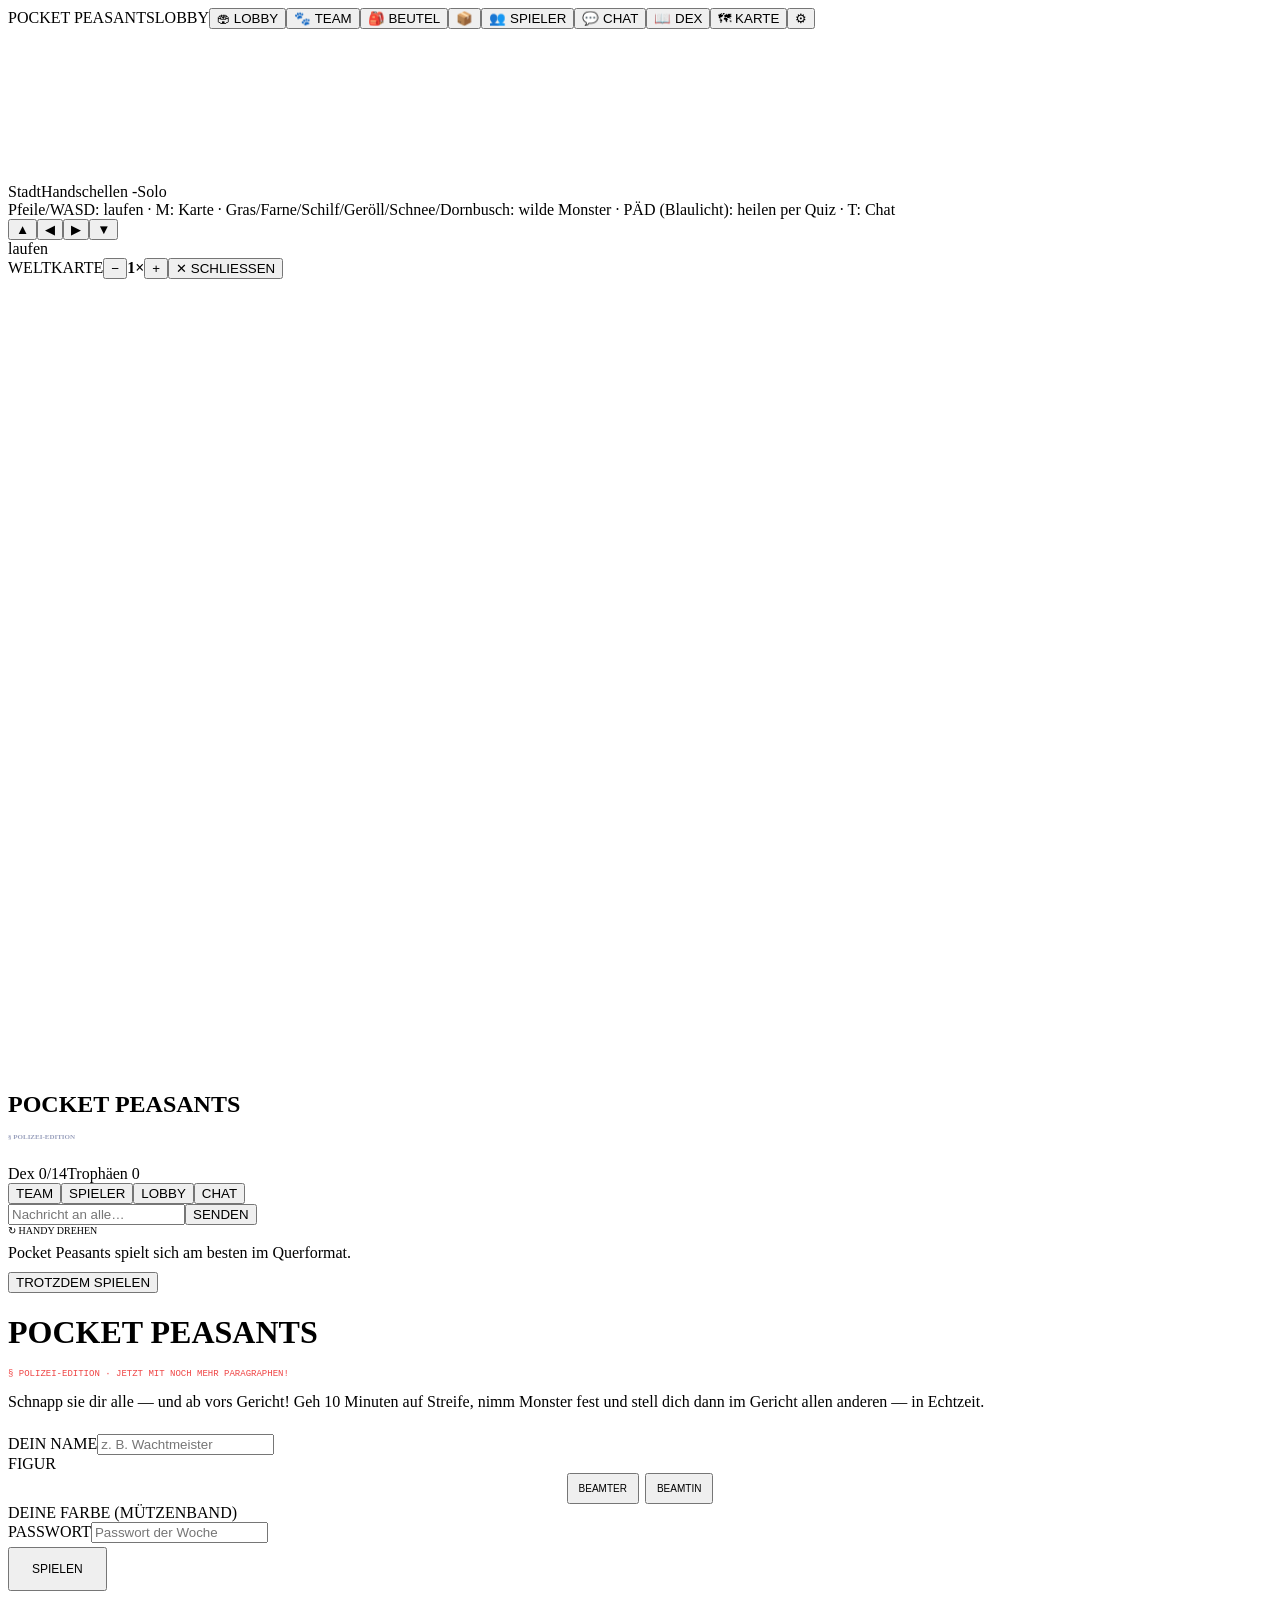
<file: src/index.html>
<!DOCTYPE html>
<html lang="en">
<head>
<meta charset="utf-8">
<meta name="viewport" content="width=device-width,initial-scale=1,maximum-scale=1,user-scalable=no,viewport-fit=cover">
<title>Pocket Peasants</title>
<style>
/*@inc css/fonts.css*/
</style>
<style>
/*@inc css/main.css*/
</style>
</head>
<body>
<div id="loadov" style="position:fixed;inset:0;z-index:100000;background:#0b0d16;display:flex;flex-direction:column;align-items:center;justify-content:center;gap:14px;font-family:monospace;color:#e9e6dc">
 <div style="font:bold 20px monospace;color:#ffcb3d;letter-spacing:2px">POCKET PEASANTS</div>
 <div style="width:min(70vw,360px);height:18px;border:3px solid #000;background:#1b2033;box-shadow:3px 3px 0 #000"><div id="loadbar" style="height:100%;width:4%;background:#ffcb3d;transition:width .15s"></div></div>
 <div id="loadtx" style="font-size:14px;color:#8d93a8">Lade Spiel …</div></div>
<script>/* loading bar: counts every image the game creates and hides once all of them (and the fonts) are ready */
(function(){const N={c:0,d:0},Img=window.Image,t0=Date.now();let done=false;
 const L=[];window.Image=function(w,h){const im=new Img(w,h);L.push(im);im.addEventListener('load',()=>upd());return im};window.Image.prototype=Img.prototype;
 const cnt=()=>{N.c=L.length;N.d=L.filter(i=>!i.src||i.complete).length};
 const bar=()=>document.getElementById('loadbar'),tx=()=>document.getElementById('loadtx');
 function upd(){if(done)return;cnt();const p=window.__ppReady?(N.c?N.d/N.c:1):0;const b=bar();if(b)b.style.width=Math.max(4,Math.round(8+p*92))+'%';const t=tx();if(t)t.textContent=window.__ppReady?`Lade Grafiken … ${N.d}/${N.c}`:'Lade Spiel …';
   if(window.__ppReady&&N.d>=N.c&&(!document.fonts||document.fonts.status==='loaded'))finish()}
 function finish(){if(done)return;done=true;const b=bar();if(b)b.style.width='100%';setTimeout(()=>{const o=document.getElementById('loadov');if(o){o.style.transition='opacity .3s';o.style.opacity='0';setTimeout(()=>o.remove(),320)}},Math.max(150,400-(Date.now()-t0)))}
 window.__ppLoadUpd=upd;setInterval(upd,150);setTimeout(finish,15000);   // never block the game for more than 15 s
 if(document.fonts)document.fonts.ready.then(upd)})();</script>
<div id="app">
<div id="mainc">
  <div id="topbar"><span class="tbrand">POCKET PEASANTS</span><span class="chip timer" id="htimer">LOBBY</span><button id="tupd" style="display:none;background:#ef4444;color:#fff">⬆ NEUE VERSION — NEU LADEN</button><span class="tsp"></span><button data-t="lobby" title="Lobby">🏟<span class="tl"> LOBBY</span></button><button data-t="team" title="Team">🐾<span class="tl"> TEAM</span></button><button id="hbag" title="Beutel">🎒<span class="tl"> BEUTEL</span></button><button id="hbox" title="Box – alle Monster">📦</button><button data-t="players" title="Spieler">👥<span class="tl"> SPIELER</span><span id="pcount"></span></button><button data-t="chat" title="Chat">💬<span class="tl"> CHAT</span><span id="cbadge"></span></button><button id="hdex" title="Monster-Dex">📖<span class="tl"> DEX</span></button><button id="hmap" title="Karte">🗺<span class="tl"> KARTE</span></button><button id="hfs" title="Vollbild" style="display:none">⛶</button><button id="hset">⚙</button><span id="tver"></span></div>
  <div id="stage">
    <canvas id="world"></canvas>
    <div class="hud"><span class="chip" id="hzone">Stadt</span><span class="chip" id="hkap">Handschellen -</span><span class="chip" id="hon"><span class="dot"></span>Solo</span></div>
    <div id="toast"></div>
    <div id="help">Pfeile/WASD: laufen · M: Karte · Gras/Farne/Schilf/Geröll/Schnee/Dornbusch: wilde Monster · PÄD (Blaulicht): heilen per Quiz · T: Chat</div>
    <div id="dpad"><span></span><button data-d="up">▲</button><span></span><button data-d="left">◀</button><span></span><button data-d="right">▶</button><span></span><button data-d="down">▼</button><span></span></div>
    <div id="lobby"></div>
    <div id="touch"><div id="joyzone"></div><div id="joyhint">laufen</div><div id="joy"><div id="joyk"></div></div><div id="tbtns"></div></div>
    <div id="arena"><div class="abox" id="abox"></div></div>
    <div id="mapov"><div class="mapbox"><div class="maphead"><span>WELTKARTE</span><span class="mzoom"><button class="btn ghost" id="mzout" title="Herauszoomen (−)">−</button><b id="mzlv">1×</b><button class="btn ghost" id="mzin" title="Hineinzoomen (+)">+</button><button class="btn ghost" id="mclose">✕ SCHLIESSEN</button></span></div><div id="mapwrap"><canvas id="mapcv"></canvas></div><div id="mapleg"></div></div></div>
    <div id="battle"><div id="bwrap"><canvas id="bcv" width="720" height="480"></canvas><div id="bctl"><div id="bpad"></div><div id="bact"></div></div></div></div>
    <div id="bpick"></div>
    <div id="signbox"></div>
    <div id="study"><div id="sbox"></div></div>
    <div id="cquiz"><div id="cqbox"></div></div>
    <div id="modal"><div class="box" id="mbox"></div></div>
    <canvas id="fxcv"></canvas>
  </div>
</div>
  <aside id="side">
    <div class="brand"><h1 style="white-space:nowrap">POCKET PEASANTS<br><span style="font-size:7px;color:#9aa1bd">§ POLIZEI-EDITION</span></h1><div class="sub"><span id="sdex">Dex 0/14</span><span id="stro">Trophäen 0</span></div></div>
    <div class="tabs"><button data-t="team" class="act">TEAM</button><button data-t="players">SPIELER</button><button data-t="lobby">LOBBY</button><button data-t="chat">CHAT</button></div>
    <div class="pane act" id="pane-team"></div>
    <div class="pane" id="pane-players"></div>
    <div class="pane" id="pane-lobby"></div>
    <div class="pane" id="pane-chat"><div id="chatlog"></div><form id="chatform"><input id="chatin" maxlength="120" placeholder="Nachricht an alle…" autocomplete="off"><button class="btn">SENDEN</button></form></div>
  </aside>
</div>

<div id="rotate"><div class="px" style="font-size:10px;color:var(--accent);margin-bottom:8px">↻ HANDY DREHEN</div><div class="small">Pocket Peasants spielt sich am besten im Querformat.</div><button class="btn ghost" id="rotok" style="margin-top:10px">TROTZDEM SPIELEN</button></div><div id="errbox"></div>
<div id="start">
  <div class="sbox">
    <h1 style="white-space:nowrap">POCKET PEASANTS</h1>
    <div id="sver2" style="font-family:'Press Start 2P',monospace;font-size:9px;color:#9aa1bd;margin:-2px 0 8px"></div>
    <div class="tag2" style="font-family:'Press Start 2P',monospace;font-size:9px;color:#ef4444;margin:-4px 0 14px">§ POLIZEI-EDITION · JETZT MIT NOCH MEHR PARAGRAPHEN!</div>
    <div class="tag2">Schnapp sie dir alle — und ab vors Gericht! Geh 10 Minuten auf Streife, nimm Monster fest und stell dich dann im Gericht allen anderen — in Echtzeit.</div>
    <canvas id="sprev" width="16" height="19"></canvas>
    <div class="field"><label>DEIN NAME</label><input id="sname" maxlength="16" placeholder="z. B. Wachtmeister"></div>
    <div class="field"><label>FIGUR</label><div style="display:flex;gap:6px;justify-content:center"><button class="btn ghost" data-sex="m" style="font-size:10px;padding:8px 10px">BEAMTER</button><button class="btn ghost" data-sex="f" style="font-size:10px;padding:8px 10px">BEAMTIN</button></div></div>
    <div class="field"><label>DEINE FARBE (MÜTZENBAND)</label><div class="colors" id="scolors"></div></div>
    <div class="field" id="spwf"><label>PASSWORT</label><input id="spw" type="password" maxlength="24" placeholder="Passwort der Woche" autocomplete="off"></div>
    <div id="loadbar"><i></i></div>
    <div class="small" id="sver" style="margin:-6px 0 10px"></div>
    <button class="btn" id="sgo" style="font-size:12px;padding:13px 22px">SPIELEN</button> <button class="btn ghost" id="sfs" style="font-size:10px;padding:13px 14px;display:none">⛶ VOLLBILD</button>
  </div>
</div>

<script>
//@inc js/00_head.js
//@inc js/01_version.js
//@inc js/02_protokoll_troubleshooting.js
//@inc js/03_error_reporting.js
//@inc js/04_data.js
//@inc js/04b_new_monsters.js
//@inc js/04e_gen2_moves.js
//@inc js/04f_env_moves.js
//@inc js/04d_combo_moves.js
//@inc js/04c_evolines.js
//@inc js/04g_ice_poison.js
//@inc js/04h_move_desc.js
//@inc js/04i_gg_redraw.js
//@inc js/05_util.js
//@inc js/06_monster_logic.js
//@inc js/data/ref_roads.js
//@inc js/07_map.js
//@inc js/07a_organic.js
//@inc js/07b_story_world.js
//@inc js/07c_routes.js
//@inc js/08_signposts.js
//@inc js/09_field_skills_like_the_hms_of.js
//@inc js/10_pixel_art.js
//@inc js/11_state.js
//@inc js/12_start.js
//@inc js/13_control_settings.js
//@inc js/14_input.js
//@inc js/15_overworld.js
//@inc js/16_world_map.js
//@inc js/17_multiplayer.js
//@inc js/18_matches.js
//@inc js/19_money_items_shop.js
//@inc js/19b_bracket.js
//@inc js/19c_cuff_icon.js
//@inc js/20_player_challenges_during_tra.js
//@inc js/20b_trade.js
//@inc js/21_transitions_fx.js
//@inc js/22_real_time_battle_engine.js
//@inc js/22b_attack_kinds.js
//@inc js/22d_new_moves.js
//@inc js/22e_dark_moves.js
//@inc js/22f_evo_moves.js
//@inc js/22g_combos.js
//@inc js/22h_gen2_moves.js
//@inc js/22hx_xp_share.js
//@inc js/22i_ep_battle.js
//@inc js/22k_hit_feedback.js
//@inc js/22l_court_epic.js
//@inc js/22n_env_moves.js
//@inc js/22o_melee_fx.js
//@inc js/22p_sog.js
//@inc js/22q_fog_wave.js
//@inc js/22r_nature.js
//@inc js/22s_melee_field.js
//@inc js/22t_beam_fx.js
//@inc js/22u_wild_flee.js
//@inc js/22v_combo_info.js
//@inc js/22c_spectate.js
//@inc js/23_side_panels.js
//@inc js/23b_learning_plus.js
//@inc js/24_dex_details.js
//@inc js/24b_bag_box.js
//@inc js/24c_held_items.js
//@inc js/24d_move_preview.js
//@inc js/25_loop.js
//@inc js/26_zoll_lehrer_biome_borders.js
//@inc js/26b_prof_klausur.js
//@inc js/27_notfallmodus_enter.js
//@inc js/27b_story.js
//@inc js/27c_caves_gear.js
//@inc js/27e_moorberg.js
//@inc js/27f_trainer_after.js
//@inc js/27g_evo_late.js
//@inc js/27d_ep_fx.js
//@inc js/27h_shortcut_badges.js
//@inc js/27i_evo_anim.js
//@inc js/27j_promotion_double.js
//@inc js/27k_gg_dex.js
//@inc js/27l_zoll.js
//@inc js/27m_shop_stock.js
//@inc js/27n_q_context.js
//@inc js/27o_world_plus.js
//@inc js/27p_bets.js
//@inc js/27q_coop.js
//@inc js/27r_cave_map.js
//@inc js/27s_vm_gates.js
//@inc js/28_boot.js
window.__ppReady=1;if(window.__ppLoadUpd)window.__ppLoadUpd();
</script>
</body>
</html>
</file>
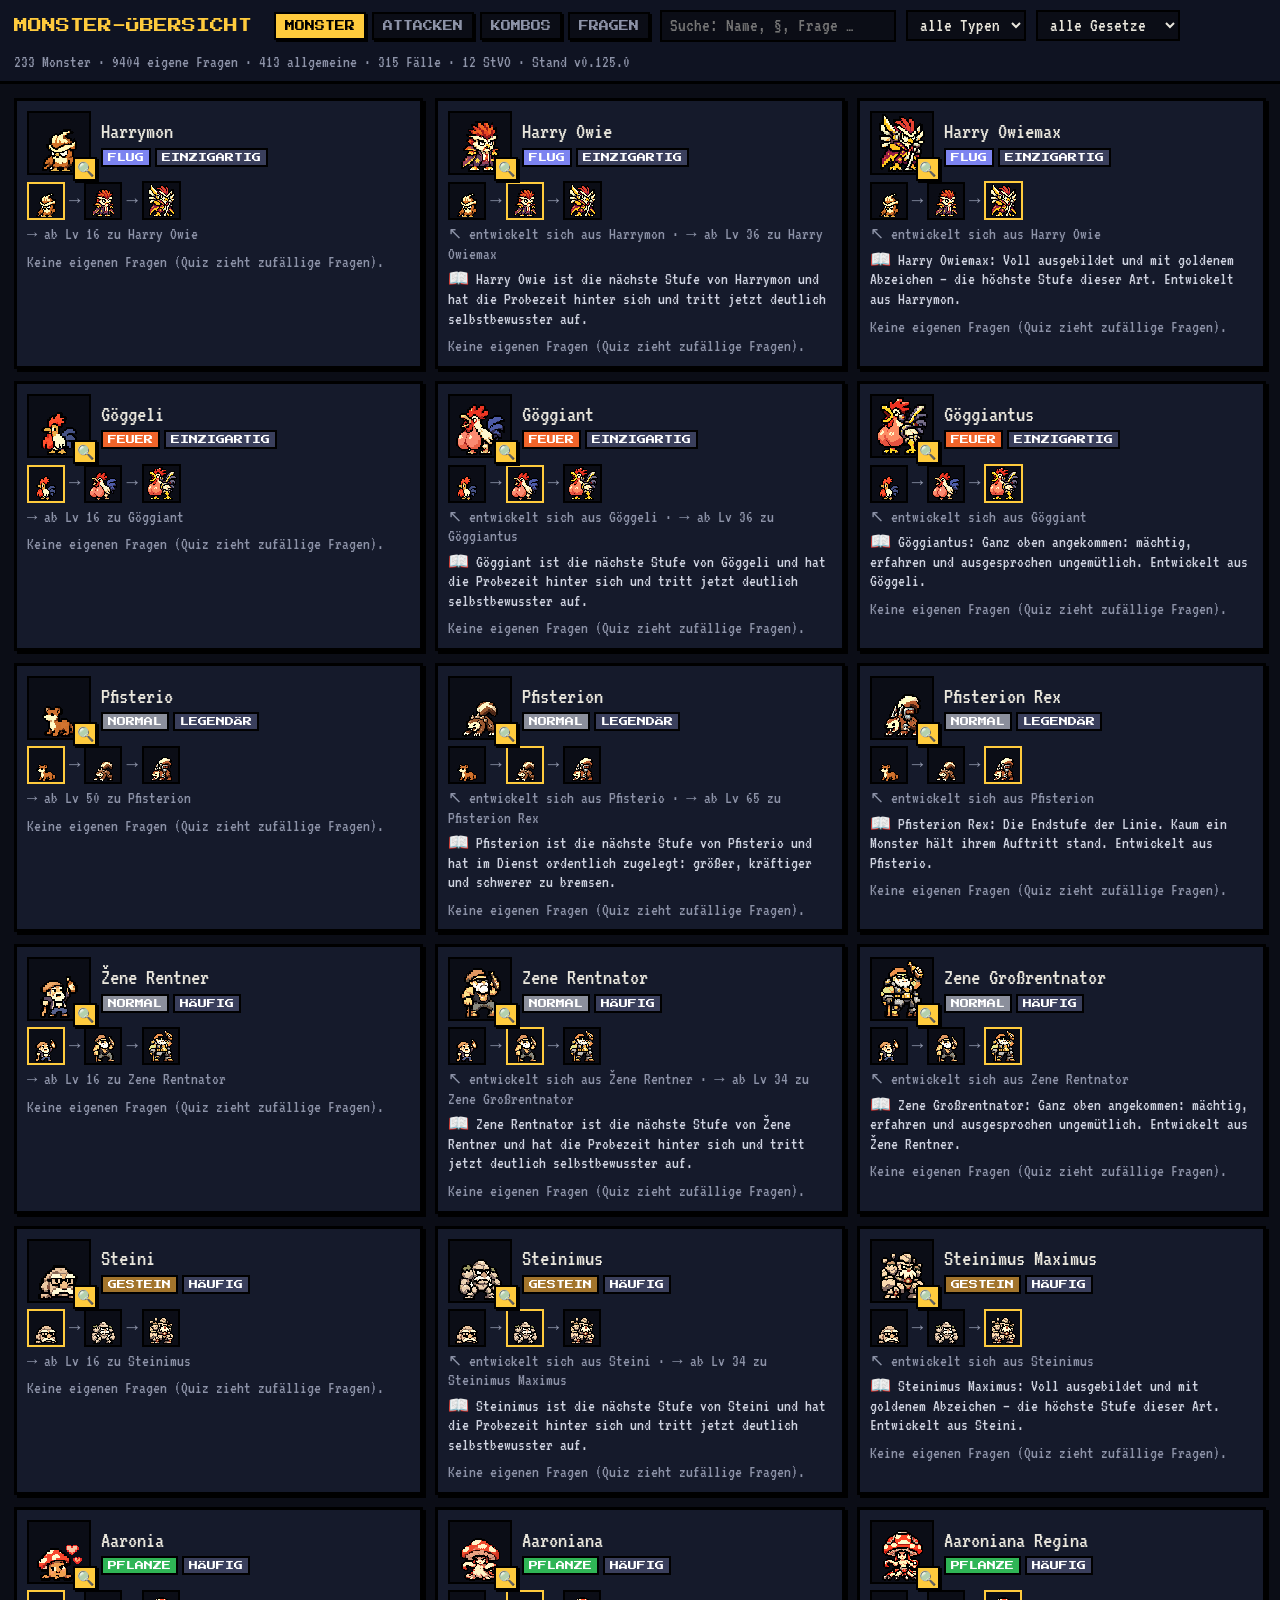
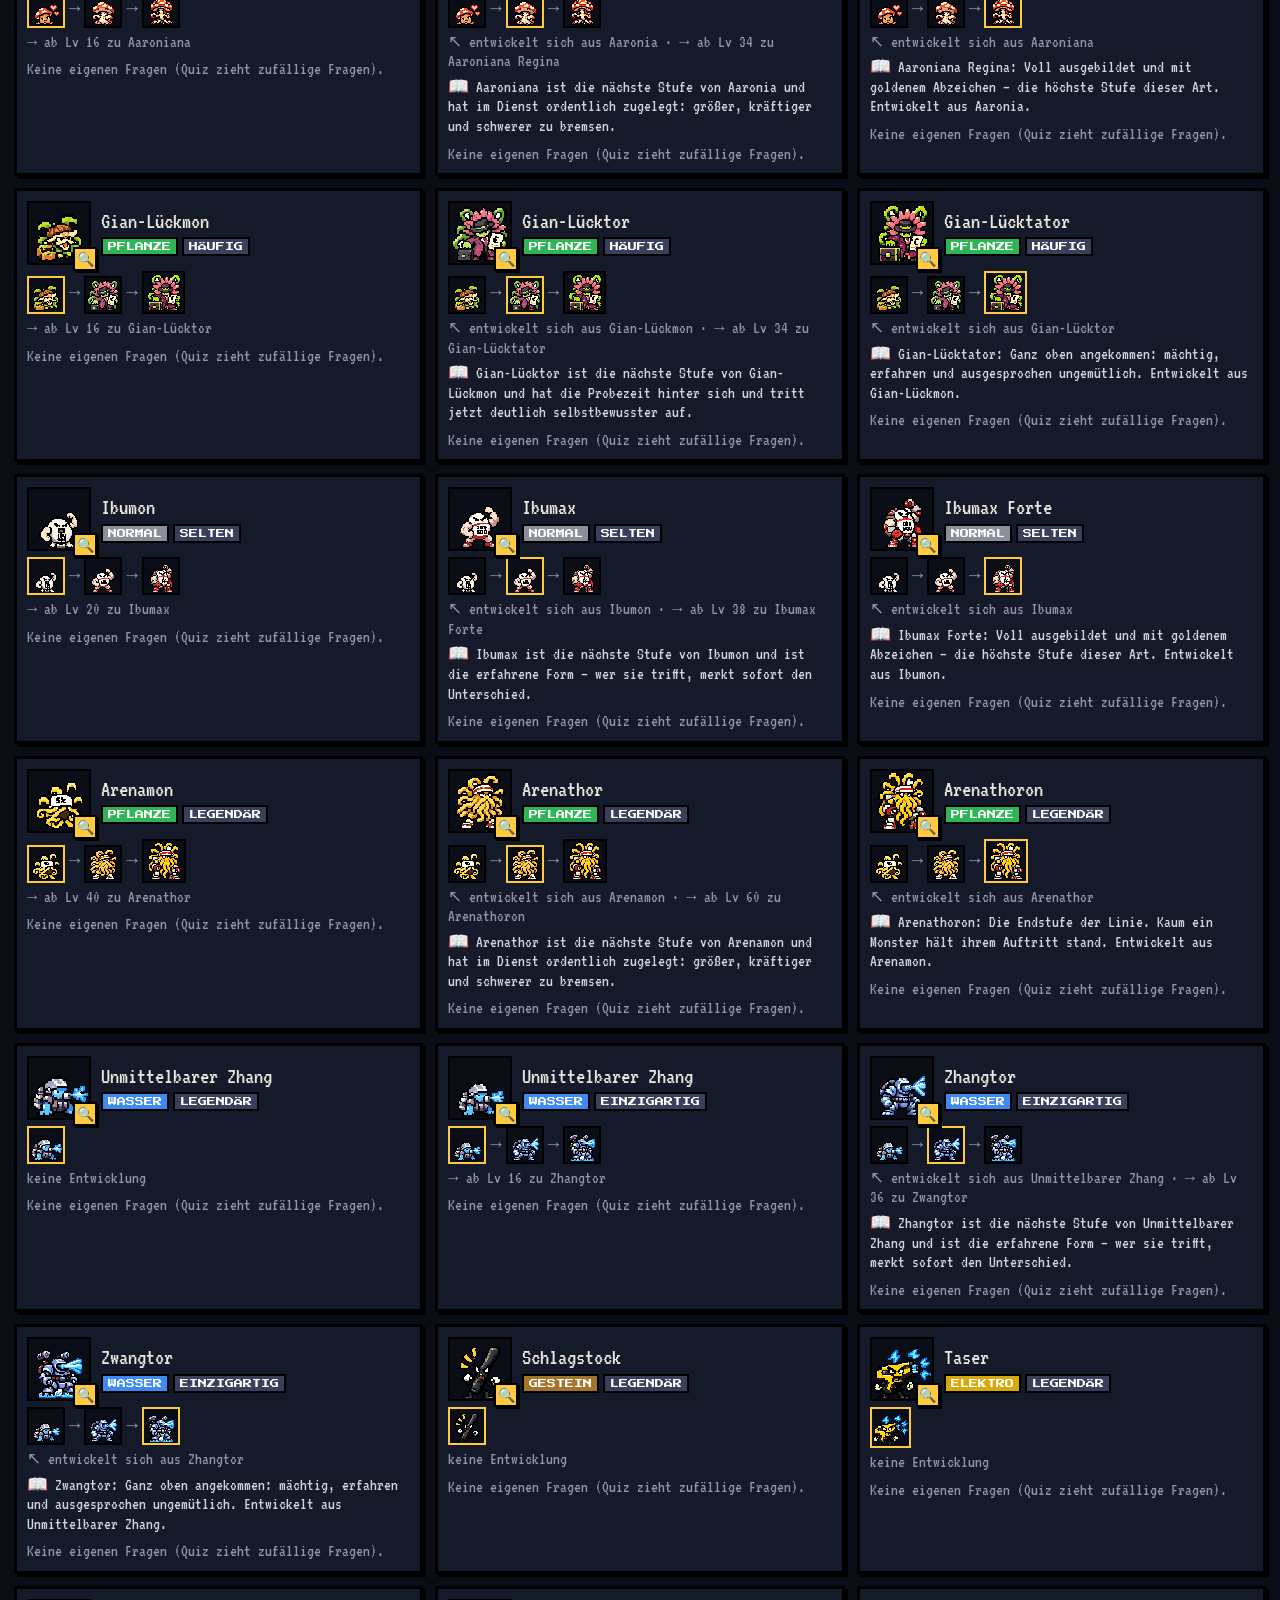
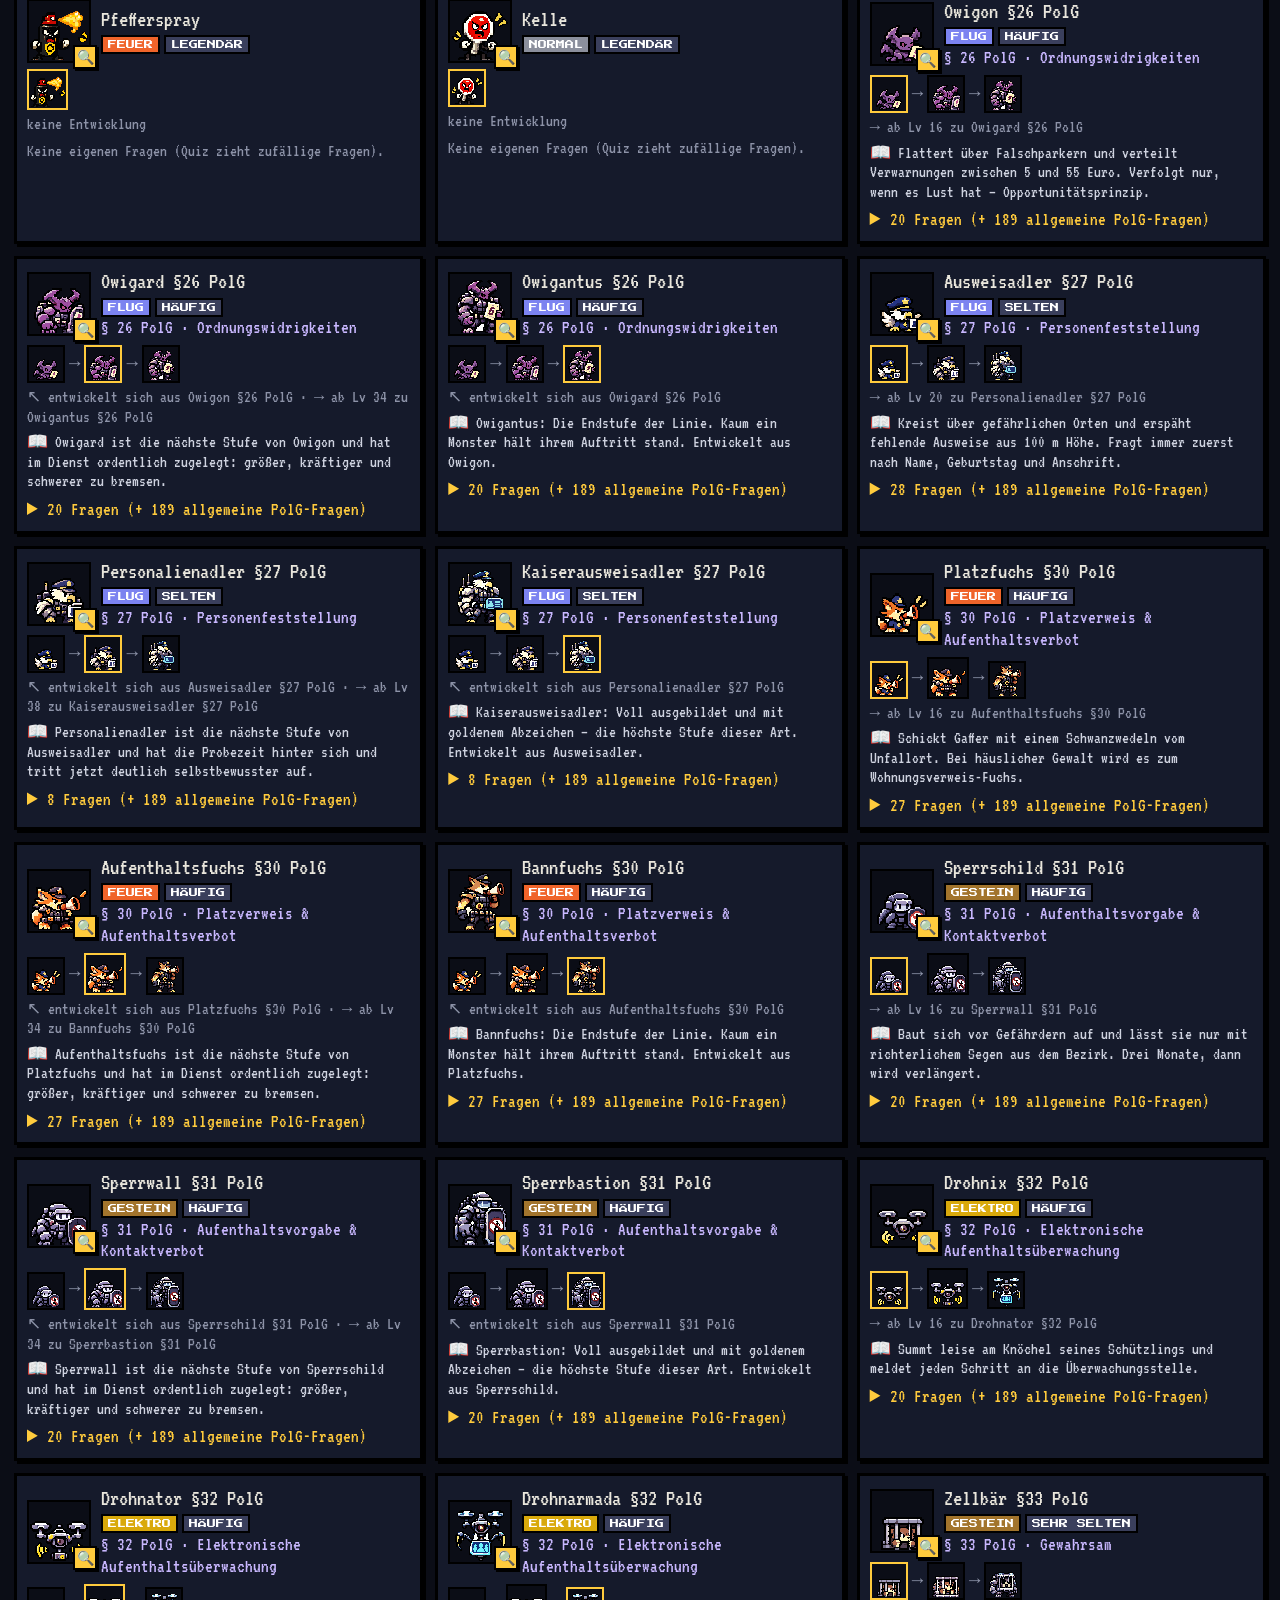
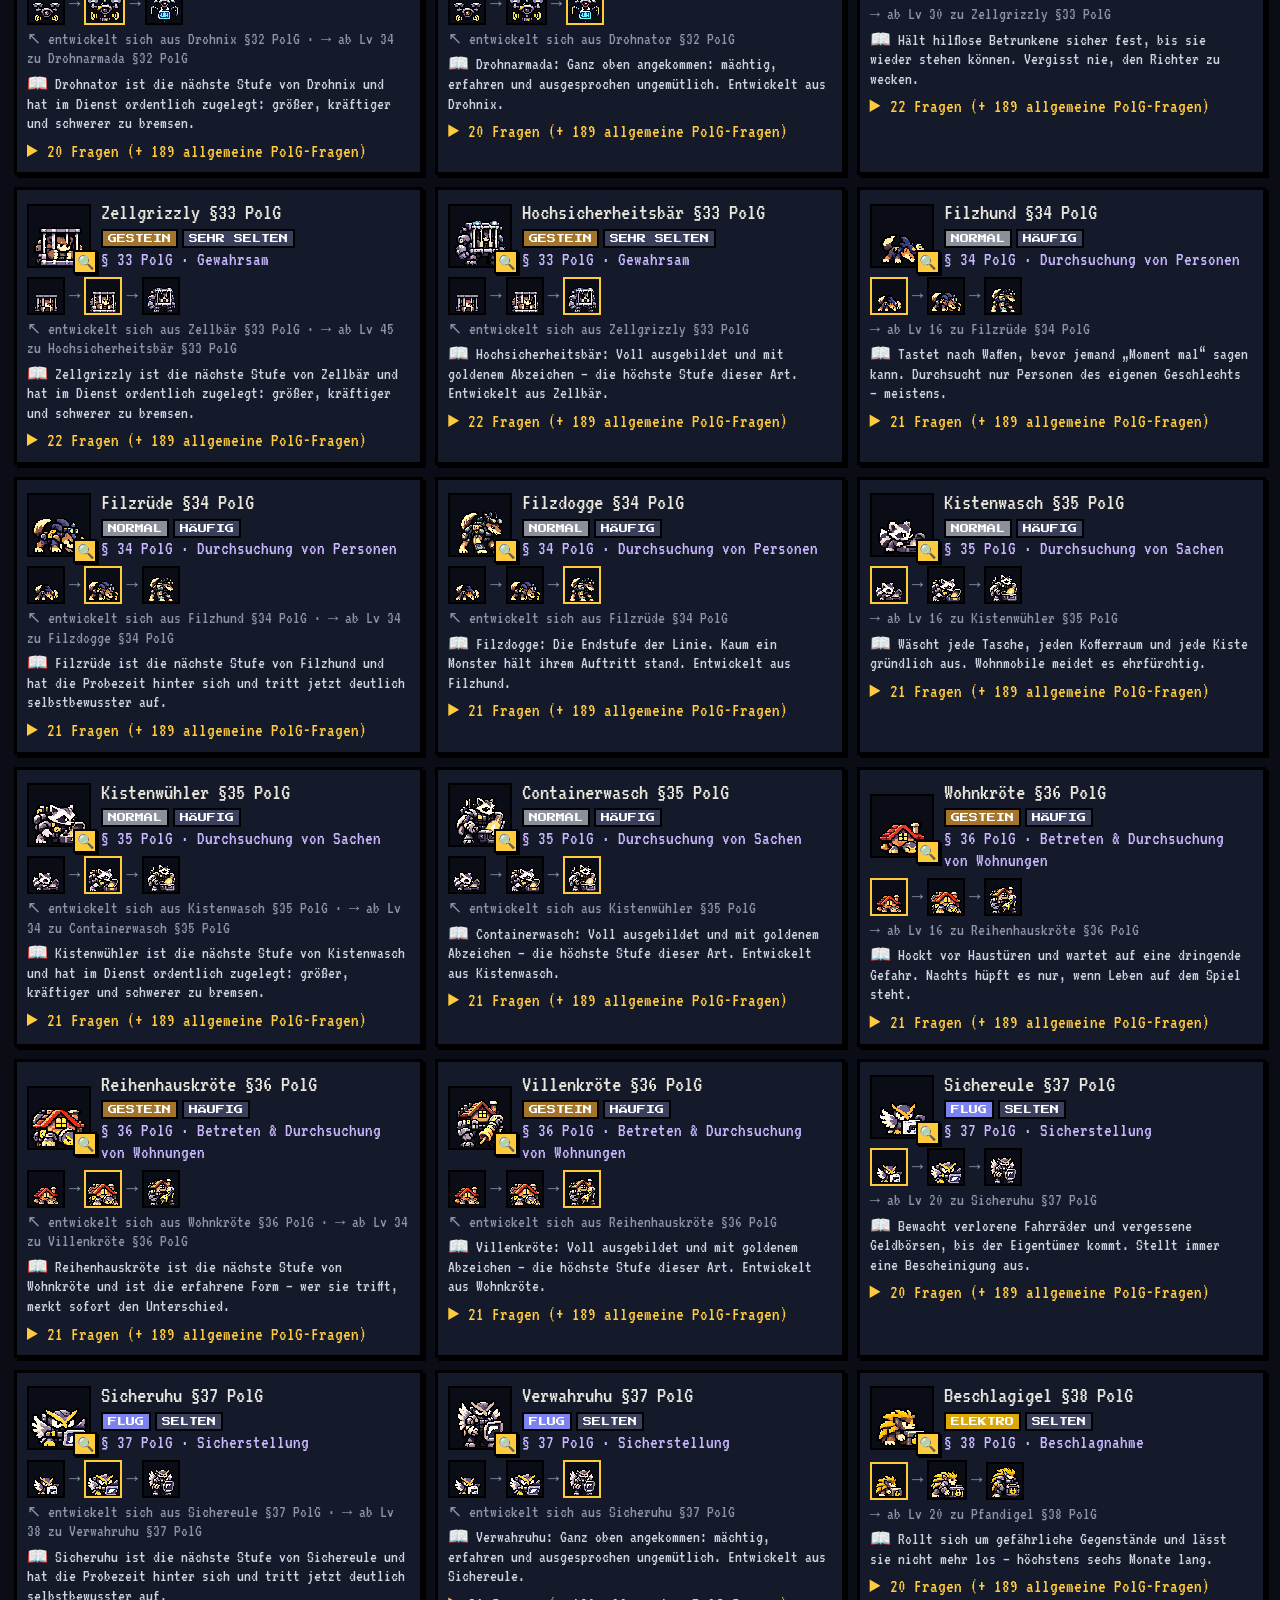
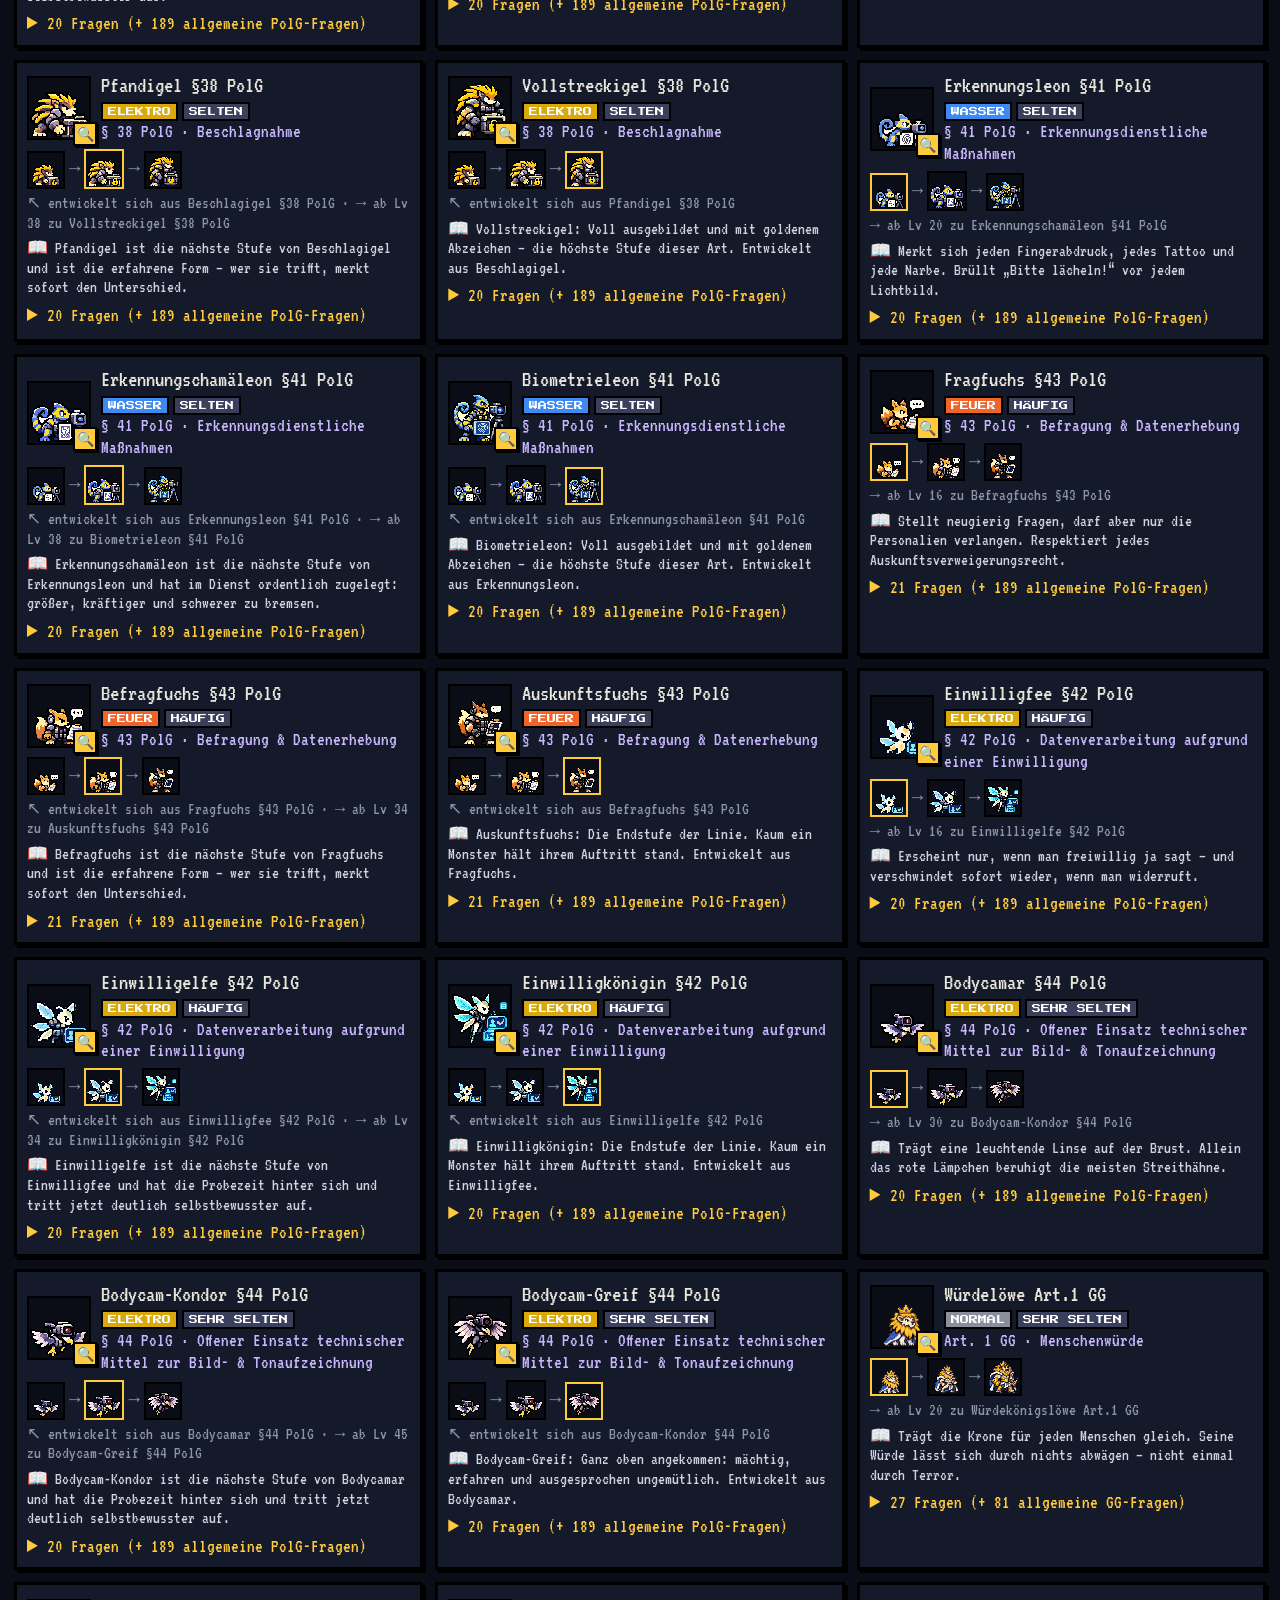
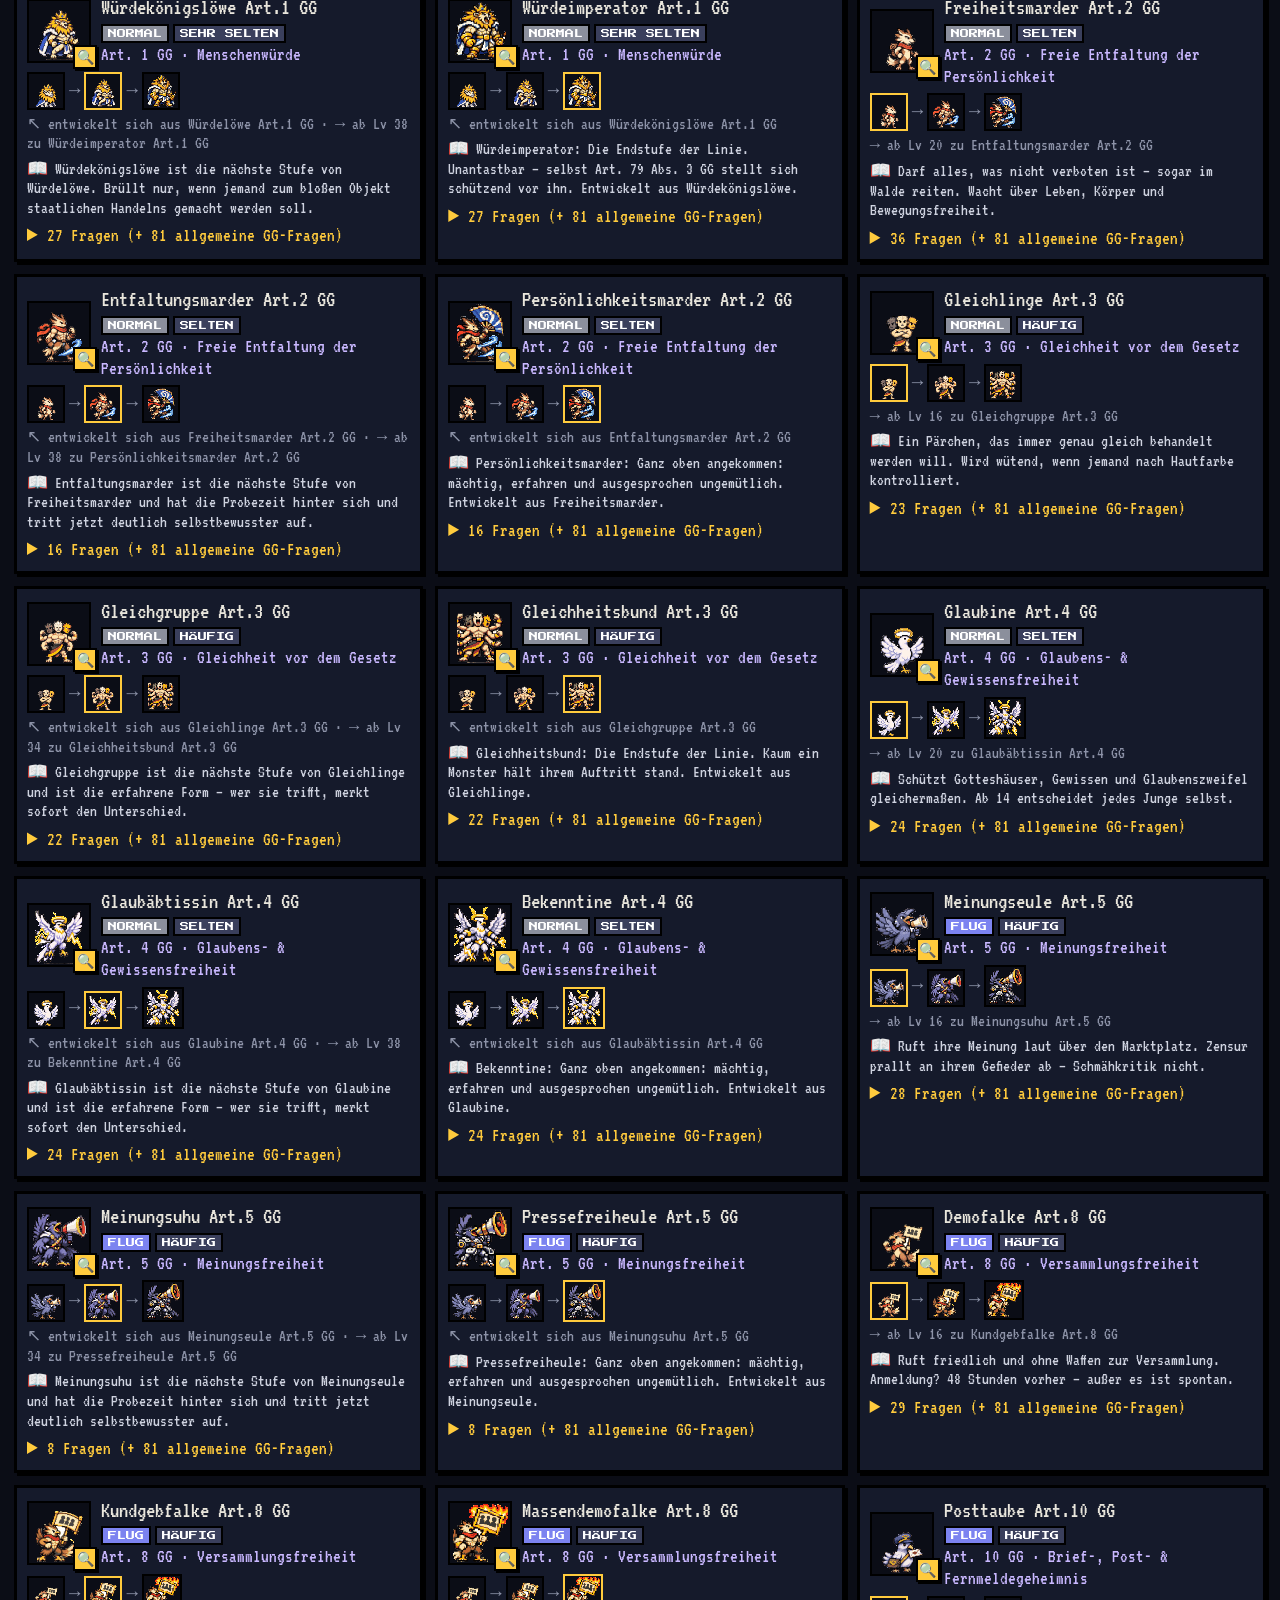
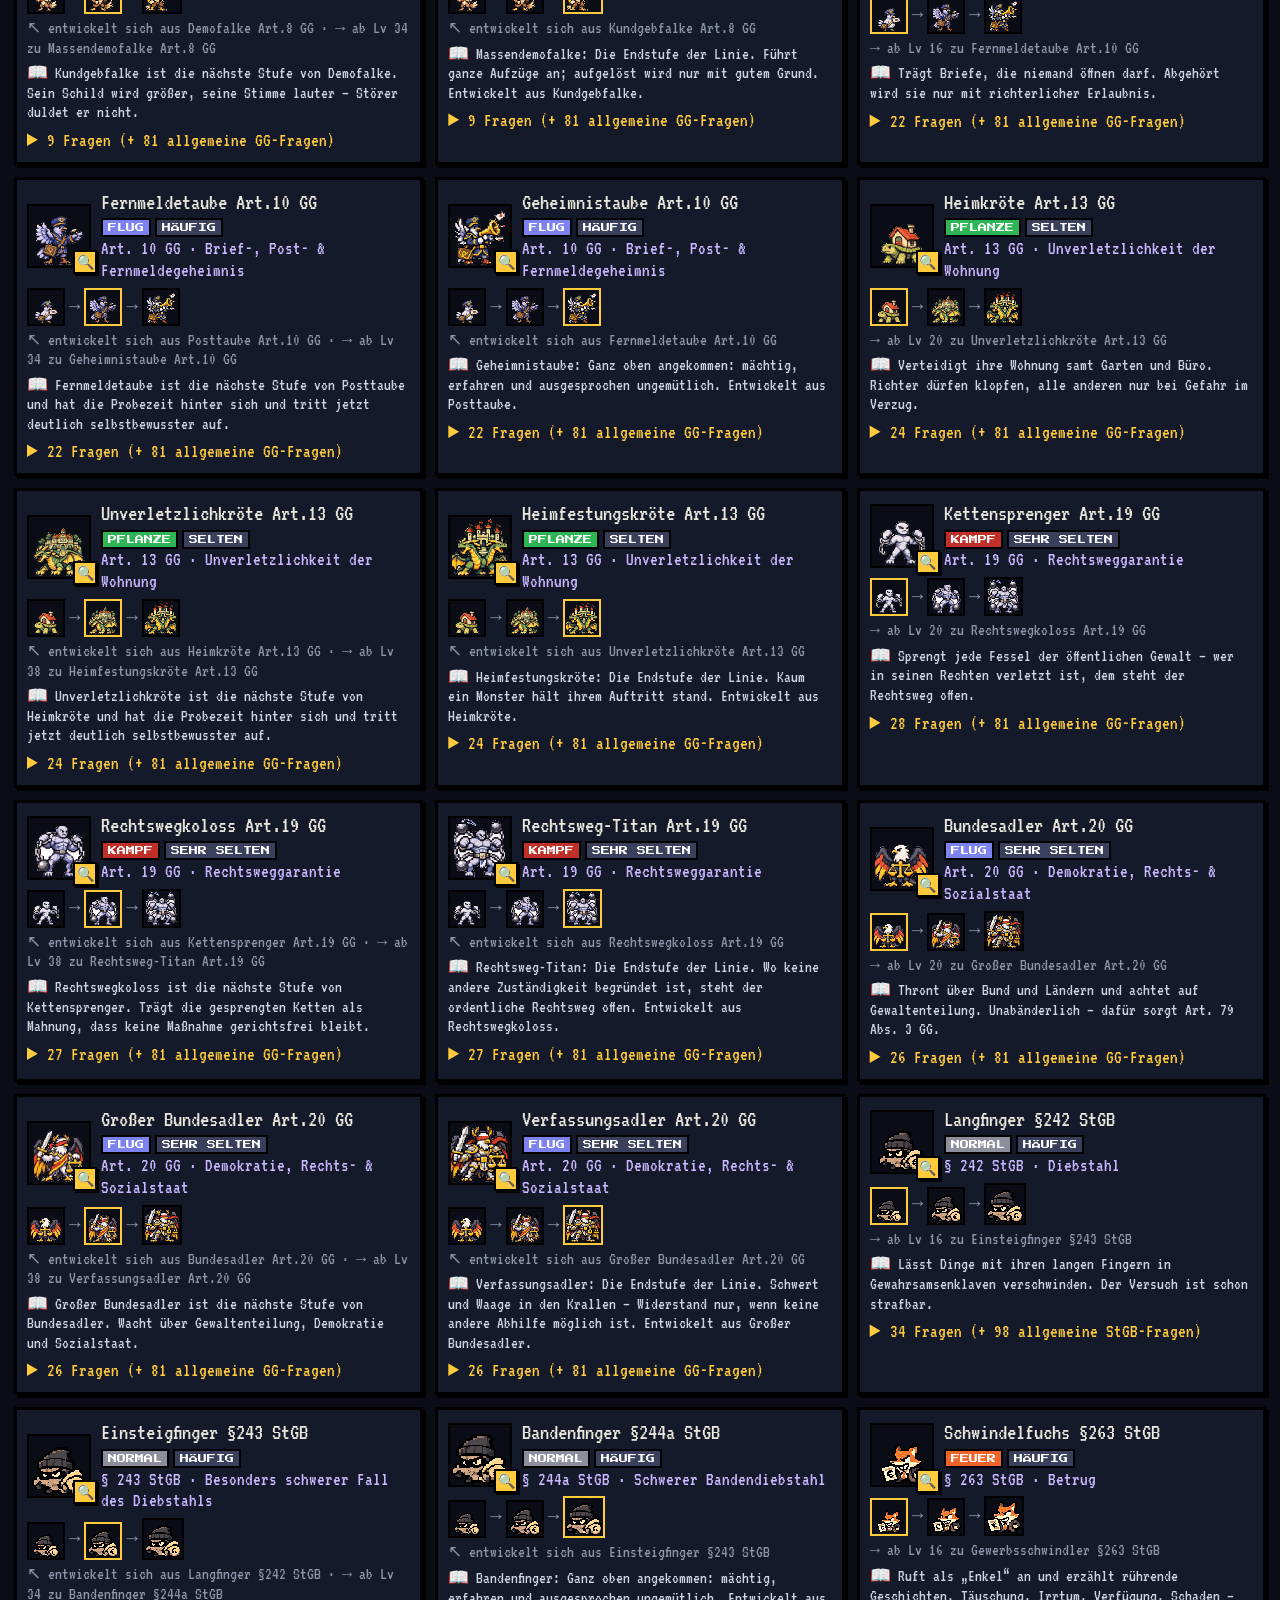
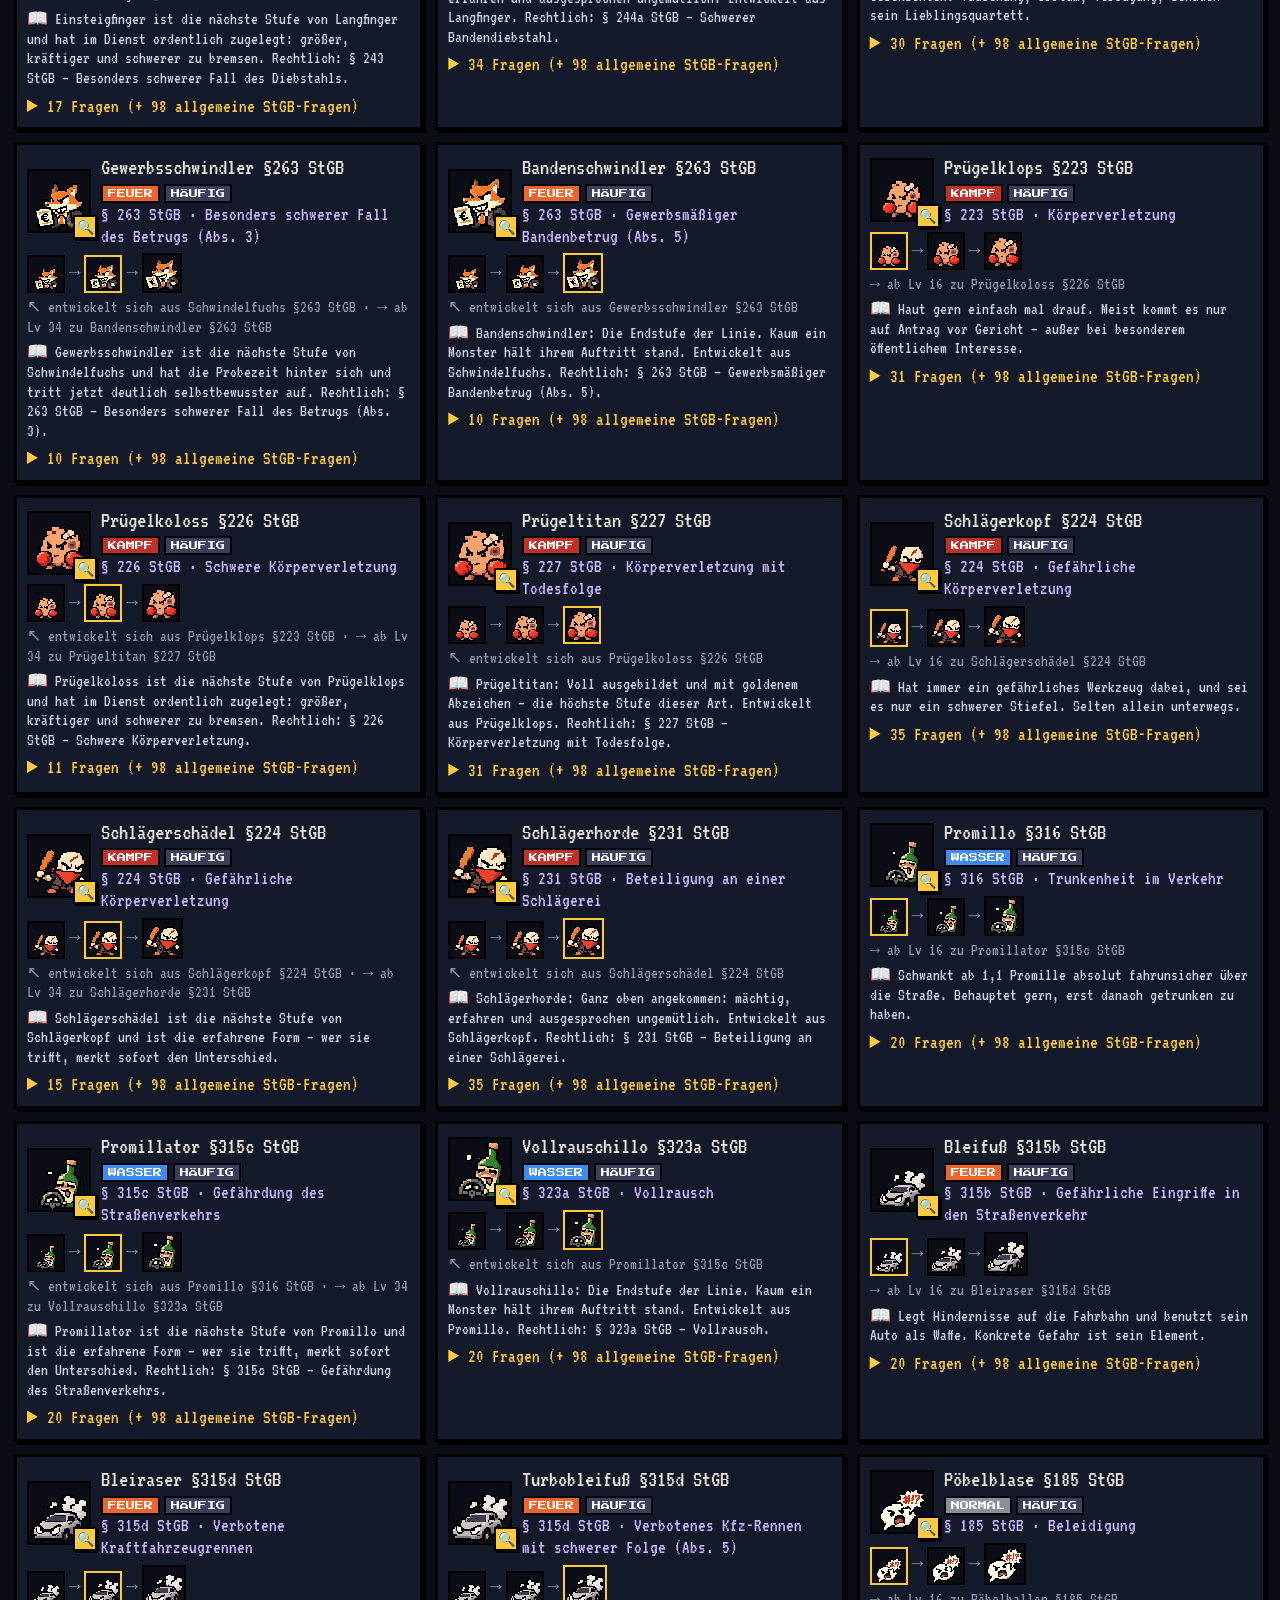
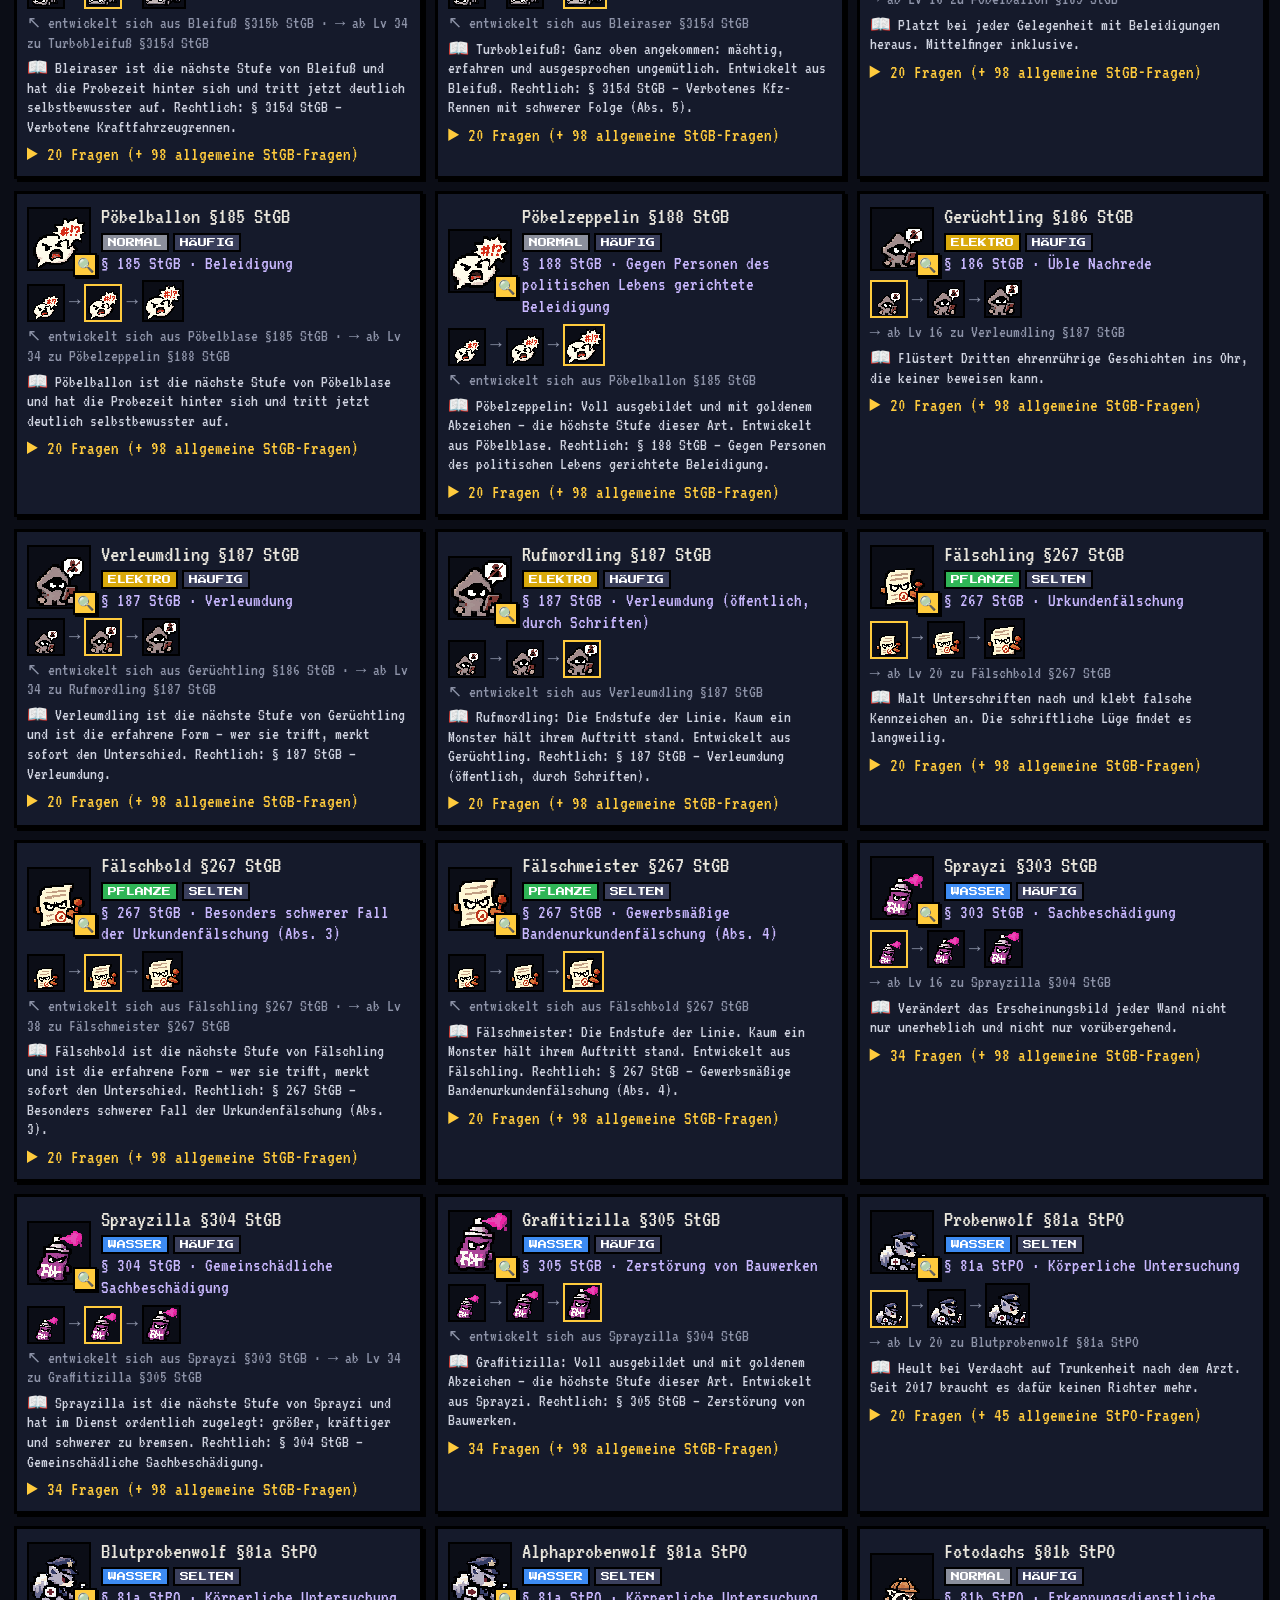
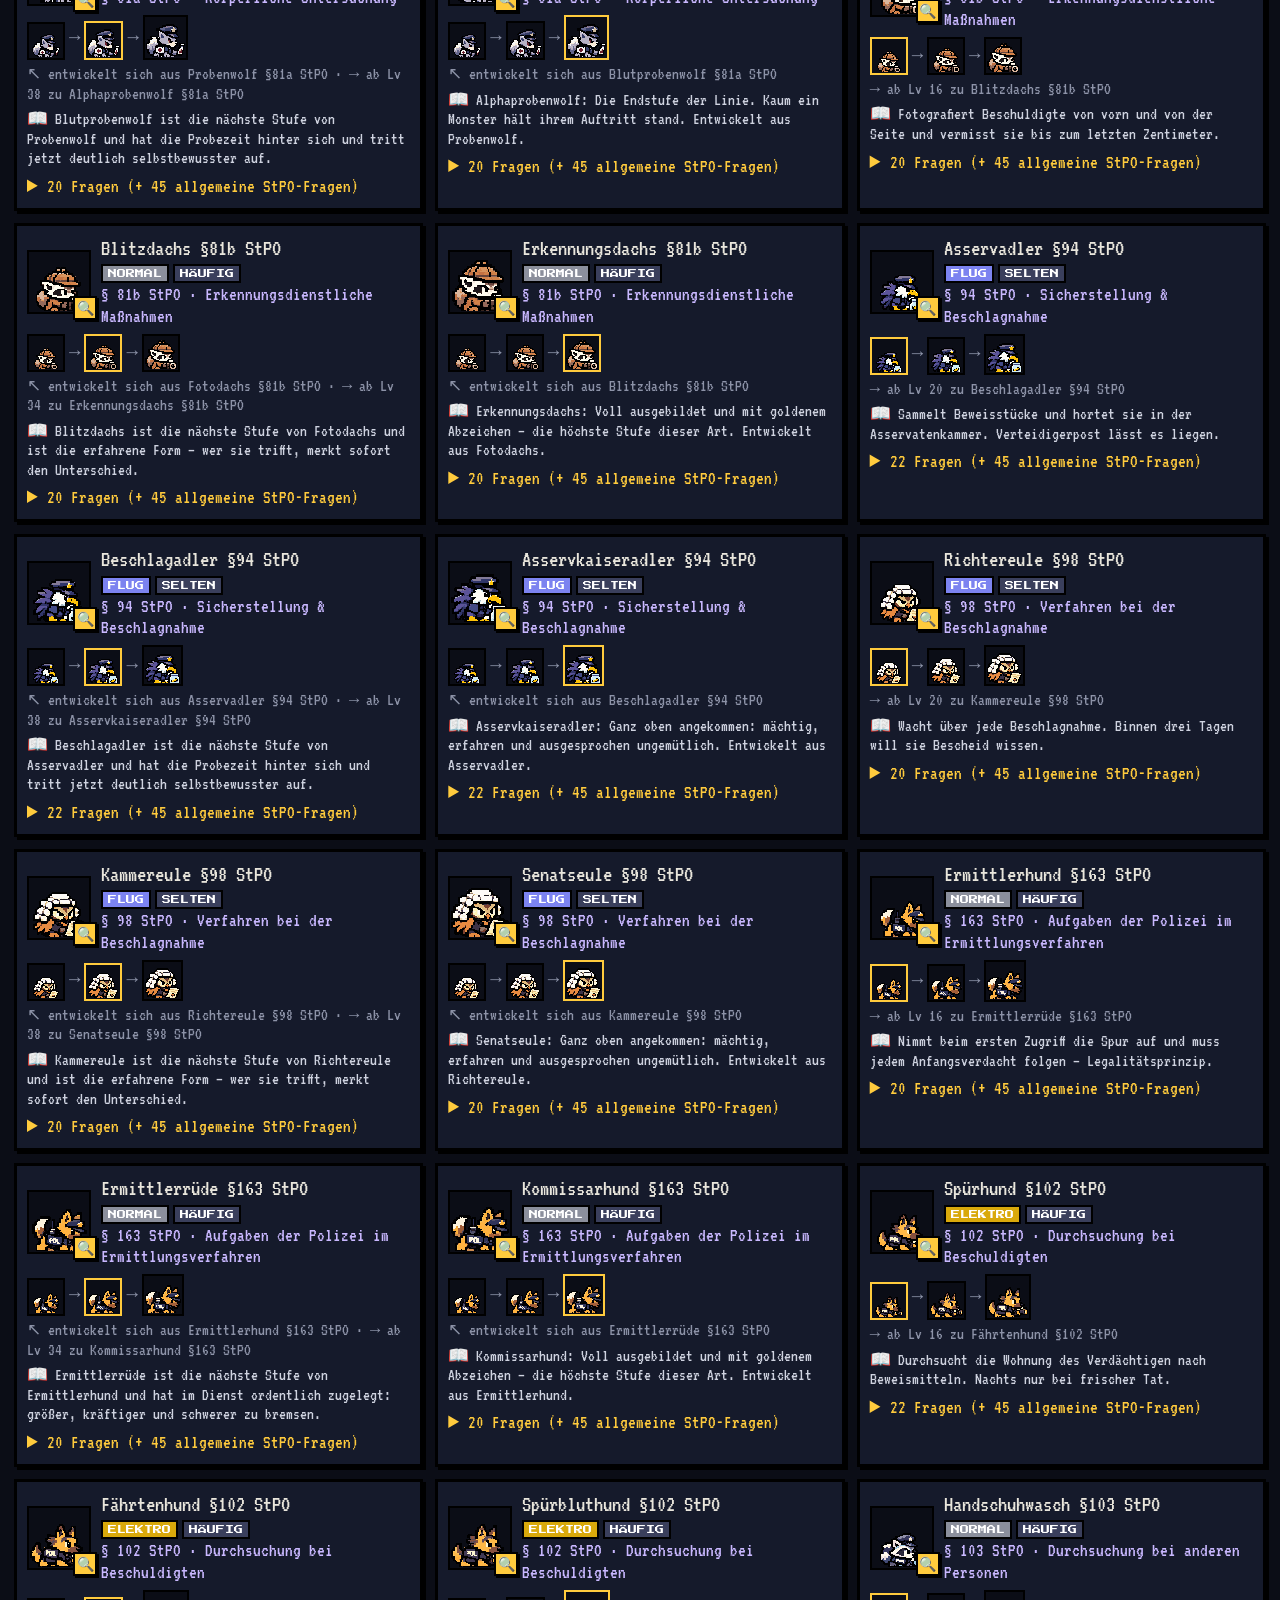
<file: uebersicht/index.html>
<!DOCTYPE html>
<html lang="de"><head><meta charset="utf-8"><meta name="viewport" content="width=device-width,initial-scale=1">
<title>Pocket Peasants – Monster-Übersicht</title>
<link rel="preconnect" href="https://fonts.googleapis.com"><link href="https://fonts.googleapis.com/css2?family=Press+Start+2P&family=VT323&display=swap" rel="stylesheet">
<style>
:root{--bg:#0b0d16;--panel:#151a2b;--line:#000;--text:#e9e6dc;--muted:#8d93a8;--accent:#ffcb3d}
*{box-sizing:border-box}body{margin:0;background:var(--bg);color:var(--text);font:19px/1.15 VT323,monospace}
header{position:sticky;top:0;z-index:5;background:#0f1322;border-bottom:3px solid #000;padding:10px 14px;display:flex;flex-wrap:wrap;gap:10px;align-items:center}
h1{font:14px "Press Start 2P",monospace;color:var(--accent);margin:0 12px 0 0}
input,select{background:#0b0d16;color:var(--text);border:2px solid #000;font:inherit;padding:3px 8px}
.stat{color:var(--muted);font-size:17px}
main{padding:14px;display:grid;grid-template-columns:repeat(auto-fill,minmax(340px,1fr));gap:12px}
.card{background:var(--panel);border:3px solid #000;box-shadow:3px 3px 0 #000;padding:10px}
.top{display:flex;gap:10px;align-items:center}.pic{position:relative;flex:none;cursor:zoom-in}.top img{width:64px;height:64px;image-rendering:pixelated;background:#0b0d16;border:2px solid #000;display:block}
.zb{position:absolute;right:-6px;bottom:-6px;width:24px;height:24px;padding:0;font-size:14px;line-height:20px;background:var(--accent);color:#000;border:2px solid #000;cursor:pointer;box-shadow:2px 2px 0 #000}
#zoom{position:fixed;inset:0;z-index:20;background:#05060cf0;display:none;flex-direction:column;align-items:center;justify-content:center;gap:14px;padding:16px;cursor:zoom-out}#zoom.on{display:flex}
#zoom .line{display:flex;gap:18px;align-items:flex-end;justify-content:center;flex-wrap:wrap;max-width:96vw}#zoom figure{margin:0;text-align:center}#zoom figure img{image-rendering:pixelated;background:#151a2b;border:3px solid #000;box-shadow:4px 4px 0 #000}
#zoom figure.cur img{border-color:var(--accent)}#zoom figcaption{margin-top:6px;font-size:21px}#zoom figcaption small{display:block;color:var(--muted);font-size:16px}#zoom .arr{font-size:28px;color:var(--muted);align-self:center}#zoom .hint{color:var(--muted);font-size:16px}
.nm{font-size:23px}.chip{display:inline-block;font:9px "Press Start 2P",monospace;color:#fff;padding:3px 5px;border:2px solid #000;margin-right:4px}
.strip{display:flex;align-items:flex-end;gap:4px;margin-top:6px;flex-wrap:wrap}.strip img{height:38px;image-rendering:pixelated;background:#0b0d16;border:2px solid #000;cursor:zoom-in}.strip img.cur{border-color:var(--accent)}.strip span{color:var(--muted);align-self:center}
.law{color:#c9b8ff}.evo{color:var(--muted);font-size:17px;margin-top:4px}.dex{margin-top:6px;font-size:17px;color:#cfd3e0}
details{margin-top:8px}summary{cursor:pointer;color:var(--accent)}ol{margin:6px 0 0;padding-left:22px}li{margin-bottom:6px}
.a{color:#3ddc6b}.src{color:var(--muted);font-size:15px}.none{color:var(--muted);font-size:17px;margin-top:8px}
section.book{grid-column:1/-1}
.qall{padding-left:30px;margin:0}.qall li{padding:6px 0;border-bottom:2px solid #0b0d16}.qmeta{color:var(--muted);font-size:15px;margin-top:3px}.qmeta .chip{font-size:7px}.more{margin-top:10px;font:10px "Press Start 2P",monospace;background:var(--accent);color:#000;border:2px solid #000;padding:8px 10px;cursor:pointer;box-shadow:2px 2px 0 #000}
.tabs{display:flex;gap:6px}.tabs button{font:10px "Press Start 2P",monospace;background:#0b0d16;color:var(--muted);border:2px solid #000;padding:7px 9px;cursor:pointer;box-shadow:2px 2px 0 #000}.tabs button.on{background:var(--accent);color:#000}
main.mv{display:block}.pvb{font:inherit;font-size:13px;line-height:1;padding:2px 6px;margin-left:4px;background:#2a2f45;color:#ffcb3d;border:2px solid #000;cursor:pointer;vertical-align:middle}.pvb.on{background:#ffcb3d;color:#14141f}tr.pvr td{background:#0b0d16;padding:6px}.pvr img{display:block;width:100%;max-width:594px;image-rendering:pixelated;border:3px solid #000;margin:0 auto}#pvov{position:fixed;z-index:50;pointer-events:none;display:none;width:min(402px,calc(80vw + 6px));box-sizing:border-box;background:#14141f;border:3px solid #000;box-shadow:4px 4px 0 #000;padding:3px}#pvov img{display:block;width:100%;aspect-ratio:396/230;height:auto;background:#0b0d16;image-rendering:pixelated}#pvov .pvc{text-align:left;padding:2px 2px 0}.pvr .pvc{text-align:center;font-size:13px;color:#9aa1bd;margin-top:3px}table{width:100%;border-collapse:collapse;background:var(--panel);border:3px solid #000;box-shadow:3px 3px 0 #000}th,td{padding:5px 8px;border-bottom:2px solid #0b0d16;text-align:left;vertical-align:top}th{position:sticky;top:58px;background:#0f1322;font:9px "Press Start 2P",monospace;color:var(--accent);cursor:pointer;white-space:nowrap;z-index:2}th.s::after{content:' ▾'}td.num{text-align:right;white-space:nowrap}.ln{color:#cfd3e0}.ds{color:var(--muted);font-size:16px}.by{color:var(--muted);font-size:16px}.tm{font:8px "Press Start 2P",monospace;background:#3a3f5c;color:#fff;padding:2px 4px;border:2px solid #000}
@media(max-width:760px){.hide-s{display:none}}h2{font:12px "Press Start 2P",monospace;color:var(--accent);margin:18px 0 6px}
</style></head><body>
<header><h1 id="ttl">MONSTER-ÜBERSICHT</h1><div class="tabs"><button data-pg="mon" class="on">MONSTER</button><button data-pg="mv">ATTACKEN</button><button data-pg="cb">KOMBOS</button><button data-pg="q">FRAGEN</button></div>
<input id="q" placeholder="Suche: Name, §, Frage …" size="26">
<select id="ty"><option value="">alle Typen</option></select>
<select id="qk" style="display:none"><option value="">alle Arten</option><option value="mon">Monster-/Fangfragen (Festnahme, PÄD, Zoll, HfPol, Beförderung)</option><option value="book">allgemeine Fragen (Professoren, PMLK-Klausur)</option><option value="case">Fallfragen (Lernen, Schlaf, Doppelt oder nichts)</option><option value="stvo">StVO-Fragen (Prof.-Zwischenprüfung)</option></select>
<select id="bk"><option value="">alle Gesetze</option><option>StGB</option><option>StPO</option><option>PolG</option><option>GG</option><option>OWiG</option><option>BtMG</option><option>ZollVG</option><option>StVO</option><option value="-">ohne Paragraf</option></select>
<span class="stat" id="st"></span></header>
<main id="m"></main>
<div id="zoom" role="dialog" aria-label="Vergrößerung"></div>
<script>
const RAR={unique:'einzigartig',common:'häufig',uncommon:'selten',rare:'sehr selten',legendary:'legendär'};
const esc=s=>String(s).replace(/[&<>"]/g,c=>({'&':'&amp;','<':'&lt;','>':'&gt;','"':'&quot;'}[c]));
let D=null;
function bookOf(l){const m=(l||'').match(/^(?:§|Art\.)\s*\d+[a-z]?\s+([A-Za-zÄÖÜäöü]+)/);return m?m[1]:''}
function qList(qs){return`<ol>${qs.map(q=>`<li>${esc(q[0])}<br><span class="a">✓ ${esc(q[1])}</span>${q[2]?` <span class="src">${esc(q[2])}</span>`:''}</li>`).join('')}</ol>`}
let PG='mon',SORT=['t',1],QALL=null,QMAX=200;
// all questions once, duplicates merged (evolutions share the questions of their base form)
function qAll(){if(QALL)return QALL;const M=new Map();const add=(t,a,ex,src,book,kind)=>{let e=M.get(t);if(!e){e={t,a,ex,book,kind,src:[]};M.set(t,e)}if(src&&!e.src.includes(src))e.src.push(src)};
  for(const b in D.book)for(const q of D.book[b])add(q[0],q[1],q[2],null,b,'book');
  for(const q of D.cases||[])add(q[0],q[1],q[2],null,q[3]||'',"case");for(const q of D.stvo||[])add(q[0],q[1],q[2],null,'StVO','stvo');
  for(const s of D.sp){const b=bookOf(s.law);for(const q of s.q)add(q[0],q[1],q[2],s.n.replace(/ (§|Art\.).*/,''),b,'mon')}
  return QALL=[...M.values()]}
function renderQ(){const q=document.getElementById('q').value.trim().toLowerCase(),bk=document.getElementById('bk').value,kd=document.getElementById('qk').value;
  const L=qAll().filter(e=>(!bk||(bk==='-'?!e.book:e.book===bk))&&(!kd||e.kind===kd)&&(!q||(e.t+' '+e.a+' '+e.ex+' '+e.src.join(' ')).toLowerCase().includes(q)));
  const KIND={mon:'Monster · Fangfrage',book:'allgemein',case:'Fallfrage',stvo:'StVO'};const cnt={};for(const e of qAll())cnt[e.kind]=(cnt[e.kind]||0)+1;
  document.getElementById('m').innerHTML=`<div class="card"><ol class="qall">${L.slice(0,QMAX).map(e=>`<li>${esc(e.t)}<br><span class="a">✓ ${esc(e.a)}</span>${e.ex?` <span class="src">${esc(e.ex)}</span>`:''}<div class="qmeta"><span class="chip" style="background:#3a3f5c">${esc(e.book||'–')}</span><span class="chip" style="background:#2b4a3a">${KIND[e.kind]}</span>${e.src.length?esc(e.src.slice(0,6).join(', '))+(e.src.length>6?` +${e.src.length-6}`:''):''}</div></li>`).join('')}</ol>${L.length>QMAX?`<button id="qmore" class="more">${Math.min(200,L.length-QMAX)} weitere anzeigen (${L.length-QMAX} übrig)</button>`:''}${L.length?'':'<div class="none">Nichts gefunden.</div>'}</div>`;
  const mb=document.getElementById('qmore');if(mb)mb.onclick=()=>{QMAX+=200;renderQ()};
  document.getElementById('st').textContent=`${L.length} von ${qAll().length} Fragen · ${cnt.mon||0} Monster/Fang · ${cnt.book||0} allgemein · ${cnt.case||0} Fälle · ${cnt.stvo||0} StVO · Stand v${D.ver}`}
function renderMv(){const q=document.getElementById('q').value.trim().toLowerCase(),ty=document.getElementById('ty').value;let L=D.mv.filter(m=>(!ty||m.t===ty)&&(!q||(m.n+' '+m.t+' '+m.kind+' '+m.line+' '+m.by.map(b=>b[0]).join(' ')).toLowerCase().includes(q)));
  const [k,dir]=SORT;L=L.slice().sort((a,b)=>{const x=a[k],y=b[k];return (typeof x==='number'?x-y:String(x).localeCompare(String(y)))*dir||a.n.localeCompare(b.n)});
  const th=(key,lab,cls)=>`<th data-k="${key}" class="${(SORT[0]===key?'s ':'')+(cls||'')}">${lab}</th>`;
  document.getElementById('m').innerHTML=`<table><thead><tr>${th('n','ATTACKE')}${th('t','TYP')}${th('kind','ART','hide-s')}${th('p','STÄRKE')}${th('ap','AP')}${th('cd','ABKL.','hide-s')}<th class="hide-s">LERNEN</th></tr></thead><tbody>${L.map(m=>`<tr><td><b>${esc(m.n)}</b>${m.tm?' <span class="tm">TM</span>':''} <button class="pvb" data-pv="${esc(m.id)}" title="Animation zeigen">▶</button><div class="ln">${esc(m.line)}</div><div class="ds">${esc(m.desc)}</div></td><td><span class="chip" style="background:${m.tc}">${esc(m.t.toUpperCase())}</span></td><td class="hide-s">${esc(m.kind)}</td><td class="num">${m.p||'–'}</td><td class="num">${m.ap}</td><td class="num hide-s">${m.cd}s</td><td class="by hide-s">${m.by.length?m.by.slice(0,8).map(b=>esc(b[0])+' (Lv '+b[1]+')').join(', ')+(m.by.length>8?` +${m.by.length-8}`:''):(m.tm?'nur per TM':'–')}</td></tr>`).join('')}</tbody></table>`;
  document.getElementById('st').textContent=`${L.length} von ${D.mv.length} Attacken · Stand v${D.ver}`}
const PVO=document.createElement('div');PVO.id='pvov';PVO.innerHTML='<img alt=""><div class="pvc"></div>';document.body.appendChild(PVO);
function pvoShow(b){const m=D.mv.find(x=>x.id===b.dataset.pv);if(!m)return;const im=PVO.querySelector('img');const src='anim/'+encodeURIComponent(m.id)+'.webp';if(im.dataset.src!==src){im.dataset.src=src;im.src=src}
  PVO.querySelector('.pvc').textContent=m.n+' · '+(m.line||m.kind);PVO.style.display='block';const r=b.getBoundingClientRect(),w=PVO.offsetWidth,h=PVO.offsetHeight;
  let x=r.right+10,y=r.top-h/2+r.height/2;if(x+w>innerWidth-6)x=Math.max(6,r.left-w-10);y=Math.max(6,Math.min(innerHeight-h-6,y));PVO.style.left=x+'px';PVO.style.top=y+'px'}
document.addEventListener('mouseover',e=>{const b=e.target.closest&&e.target.closest('.pvb');if(b)pvoShow(b)});
document.addEventListener('mouseout',e=>{const b=e.target.closest&&e.target.closest('.pvb');if(b&&!(e.relatedTarget&&b.contains(e.relatedTarget)))PVO.style.display='none'});
document.addEventListener('scroll',()=>{PVO.style.display='none'},true);
document.addEventListener('click',e=>{const b=e.target.closest&&e.target.closest('.pvb');if(!b)return;e.stopPropagation();const tr=b.closest('tr'),nx=tr.nextElementSibling;
  if(nx&&nx.classList.contains('pvr')){nx.remove();b.classList.remove('on');return}const m=D.mv.find(x=>x.id===b.dataset.pv);if(!m)return;b.classList.add('on');
  const r=document.createElement('tr');r.className='pvr';r.innerHTML=`<td colspan="7"><img src="anim/${encodeURIComponent(m.id)}.webp" alt="Animation: ${esc(m.n)}" loading="lazy" onerror="this.replaceWith(Object.assign(document.createElement('div'),{className:'pvc',textContent:'Für diese Attacke gibt es noch keine Animation.'}))"><div class="pvc">${esc(m.n)} · ${esc(m.line||m.kind)}</div></td>`;tr.after(r)},true);
function chips(L,max){if(!L.length)return'<span class="src">–</span>';const a=L.slice(0,max).map(n=>`<span class="chip" style="background:#3a3f5c">${esc(n)}</span>`).join(' ');return a+(L.length>max?` <span class="src">+${L.length-max} weitere</span>`:'')}
function renderCb(){const q=document.getElementById('q').value.trim().toLowerCase();const L=(D.combos||[]).filter(c=>!q||(c.n+' '+c.g+' '+c.how+' '+c.eff+' '+c.set.join(' ')+' '+c.fin.join(' ')).toLowerCase().includes(q));
  const G={Element:'⚡ ELEMENT-KOMBOS',Zustand:'💫 ZUSTANDS-KOMBOS',Feld:'🪨 FELDREGELN',Koop:'🤝 KOOP',Nahkampf:'👊 NAHKAMPF-MECHANIKEN'};let h='';
  for(const g in G){const R=L.filter(c=>c.g===g);if(!R.length)continue;h+=`<h2>${G[g]}</h2>`;
    for(const c of R)h+=`<div class="card" style="margin-bottom:8px"><b style="color:#ffcb3d;font-size:20px">${esc(c.n)}</b><br><span class="src">Auslöser:</span> ${esc(c.how)}<br><span class="src">Wirkung:</span> <span class="a">${esc(c.eff)}</span>
      ${c.set.length?`<div style="margin-top:4px"><span class="src">Vorbereiten mit:</span> ${chips(c.set,14)}</div>`:''}${c.fin.length?`<div style="margin-top:4px"><span class="src">Auslösen mit:</span> ${chips(c.fin,14)}</div>`:''}</div>`}
  document.getElementById('m').innerHTML=h||'<div class="card">Keine Kombo gefunden.</div>';document.getElementById('st').textContent=`${L.length} von ${(D.combos||[]).length} Kombos & Feldregeln · Stand v${D.ver}`}
function render(){if(PG==='cb')return renderCb();if(PG==='mv')return renderMv();if(PG==='q')return renderQ();const q=document.getElementById('q').value.trim().toLowerCase(),ty=document.getElementById('ty').value,bk=document.getElementById('bk').value;
  let h='',n=0,nq=0;
  for(const s of D.sp){const b=bookOf(s.law);if(ty&&s.t!==ty)continue;if(bk&&(bk==='-'?b:b!==bk))continue;
    const hay=(s.n+' '+s.law+' '+s.t+' '+s.q.map(x=>x[0]+' '+x[1]).join(' ')).toLowerCase();if(q&&!hay.includes(q))continue;n++;nq+=s.q.length;
    const qs=q?s.q.filter(x=>(x[0]+' '+x[1]).toLowerCase().includes(q)||(s.n+' '+s.law).toLowerCase().includes(q)):s.q;
    h+=`<div class="card"><div class="top"><div class="pic" data-id="${esc(s.id)}"><img src="${s.img}" alt=""><button class="zb" title="Vergrößern">🔍</button></div><div><div class="nm">${esc(s.n)}</div><span class="chip" style="background:${s.tc}">${esc(s.t.toUpperCase())}</span>${s.rar?`<span class="chip" style="background:#3a3f5c">${esc((RAR[s.rar]||s.rar).toUpperCase())}</span>`:''}${s.law?`<div class="law">${esc(s.law)}</div>`:''}</div></div>
      <div class="strip">${lineOf(s).map(x=>`<img src="${x.img}" alt="" title="${esc(x.n)}" class="${x===s?'cur':''}" data-id="${esc(x.id)}" onload="this.style.height=Math.round(this.naturalHeight*.6)+'px'">`).join('<span>→</span>')}</div>
      <div class="evo">${s.prev?`↖ entwickelt sich aus ${esc(s.prev)}`:''}${s.prev&&s.evo?' · ':''}${s.evo?`→ ab Lv ${s.evo[0]} zu ${esc(s.evo[1])}`:''}${!s.prev&&!s.evo?'keine Entwicklung':''}</div>
      ${s.dex?`<div class="dex">📖 ${esc(s.dex)}</div>`:''}
      ${s.q.length?`<details ${q?'open':''}><summary>${s.q.length} Fragen${b&&D.book[b]&&D.book[b].length?` (+ ${D.book[b].length} allgemeine ${b}-Fragen)`:''}</summary>${qList(qs)}</details>`:`<div class="none">${b&&D.book[b]?`Keine eigenen Fragen – bekommt die ${D.book[b].length} allgemeinen ${b}-Fragen.`:'Keine eigenen Fragen (Quiz zieht zufällige Fragen).'}</div>`}</div>`}
  if(!ty&&!bk){const cs=(D.cases||[]).filter(x=>!q||(x[0]+' '+x[1]).toLowerCase().includes(q));if(cs.length)h+=`<section class="book card"><h2>⚖ FALLFRAGEN (${D.cases.length}) – kurze Fälle, kommen beim Lernen, im Schlaf und in Prüfungen</h2><details ${q?'open':''}><summary>${cs.length} anzeigen</summary>${qList(cs.map(x=>[x[0],x[1],(x[3]?x[3]+' · ':'')+x[2]]))}</details></section>`;
    const sv=(D.stvo||[]).filter(x=>!q||(x[0]+' '+x[1]).toLowerCase().includes(q));if(sv.length)h+=`<section class="book card"><h2>🚦 STVO-FRAGEN (${D.stvo.length}) – Zwischenprüfung bei Prof. Blinker & Co.</h2><details ${q?'open':''}><summary>${sv.length} anzeigen</summary>${qList(sv)}</details></section>`}
  for(const b of ['StGB','StPO','PolG','GG']){if(bk&&bk!==b)continue;const qs=D.book[b].filter(x=>!q||(x[0]+' '+x[1]).toLowerCase().includes(q));if(!qs.length||ty)continue;
    h+=`<section class="book card"><h2>ALLGEMEINE ${b}-FRAGEN (${D.book[b].length}) – ohne passendes Monster, gelten für alle ${b}-Monster und die PMLK</h2><details ${q?'open':''}><summary>${qs.length} anzeigen</summary>${qList(qs)}</details></section>`}
  document.getElementById('m').innerHTML=h||'<div class="none">Nichts gefunden.</div>';
  document.getElementById('st').textContent=`${n} Monster · ${nq} eigene Fragen · ${Object.values(D.book).reduce((a,v)=>a+v.length,0)} allgemeine · ${(D.cases||[]).length} Fälle · ${(D.stvo||[]).length} StVO · Stand v${D.ver}`}
// zoom: the whole evolution line, big and pixel-sharp (click / Esc closes)
function lineOf(s){if(s._line)return s._line;const byN={};for(const x of D.sp)byN[x.n]=x;let r=s,g=0;while(r.prev&&byN[r.prev]&&g++<6)r=byN[r.prev];const L=[r];g=0;while(L[L.length-1].evo&&byN[L[L.length-1].evo[1]]&&g++<6)L.push(byN[L[L.length-1].evo[1]]);for(const x of L)x._line=L;return L}
function zoom(id){const s=D.sp.find(x=>x.id===id);if(!s)return;const L=lineOf(s);const tmp=new Image();
  const fig=(x,i)=>`<figure class="${x===s?'cur':''}"><img src="${x.img}" alt="" data-z="${i}"><figcaption>${esc(x.n)}<small>${i?`ab Lv ${L[i-1].evo[0]}`:'Grundform'}</small></figcaption></figure>`;
  const z=document.getElementById('zoom');z.innerHTML=`<div class="line">${L.map((x,i)=>(i?'<span class="arr">→</span>':'')+fig(x,i)).join('')}</div><div class="hint">Klick oder Esc schließt</div>`;
  // same pixel size for the whole line: scale by the largest that fits
  const ims=[...z.querySelectorAll('figure img')];let left=ims.length;const fit=()=>{const ws=ims.map(i=>i.naturalWidth),hs=ims.map(i=>i.naturalHeight);
    const k=Math.max(2,Math.floor(Math.min((innerWidth*0.92-ims.length*40)/ws.reduce((a,b)=>a+b,0),(innerHeight*0.62)/Math.max(...hs))));ims.forEach(i=>{i.style.width=i.naturalWidth*k+'px';i.style.height=i.naturalHeight*k+'px'})};
  ims.forEach(i=>{if(i.complete)--left||fit();else i.onload=()=>--left||fit()});z.classList.add('on')}
document.getElementById('m').addEventListener('click',e=>{const h=e.target.closest('th[data-k]');if(h){const k=h.dataset.k;SORT=[k,SORT[0]===k?-SORT[1]:(k==='p'||k==='ap'||k==='cd'?-1:1)];renderMv();return}const p=e.target.closest('.pic')||e.target.closest('.strip img');if(p)zoom(p.dataset.id)});
document.getElementById('zoom').addEventListener('click',()=>document.getElementById('zoom').classList.remove('on'));
addEventListener('keydown',e=>{if(e.key==='Escape')document.getElementById('zoom').classList.remove('on')});
function groupLines(){const seen=new Set(),out=[];for(const s of D.sp){if(seen.has(s.id))continue;for(const x of lineOf(s)){if(!seen.has(x.id)){seen.add(x.id);out.push(x)}}}D.sp=out}
fetch('data.json?v='+Date.now(),{cache:'no-store'}).then(r=>r.json()).then(d=>{D=d;groupLines();const ts=[...new Set(d.sp.map(s=>s.t))].sort();const sel=document.getElementById('ty');for(const t of ts)sel.insertAdjacentHTML('beforeend',`<option>${esc(t)}</option>`);
  document.querySelectorAll('.tabs button').forEach(b=>b.onclick=()=>{PG=b.dataset.pg;document.querySelectorAll('.tabs button').forEach(x=>x.classList.toggle('on',x===b));const mv=PG==='mv',qp=PG==='q',cb=PG==='cb';QMAX=200;document.getElementById('m').className=mv||qp||cb?'mv':'';document.getElementById('bk').style.display=mv||cb?'none':'';document.getElementById('ty').style.display=qp||cb?'none':'';document.getElementById('qk').style.display=qp?'':'none';document.getElementById('ttl').textContent=cb?'KOMBO-ÜBERSICHT':mv?'ATTACKEN-ÜBERSICHT':qp?'FRAGEN-ÜBERSICHT':'MONSTER-ÜBERSICHT';document.getElementById('q').placeholder=cb?'Suche: Kombo, Attacke, Wirkung …':mv?'Suche: Attacke, Typ, Monster …':qp?'Suche: Frage, Antwort, §, Monster …':'Suche: Name, §, Frage …';if(location.hash!=='#'+PG)history.replaceState(null,'','#'+PG);render()});if(location.hash==='#mv'||location.hash==='#q'||location.hash==='#cb')document.querySelector('[data-pg='+location.hash.slice(1)+']').click();
  for(const id of['q','ty','bk','qk'])document.getElementById(id).addEventListener('input',render);render()}).catch(e=>{document.getElementById('m').textContent='Daten konnten nicht geladen werden.'});
</script></body></html>
</file>
